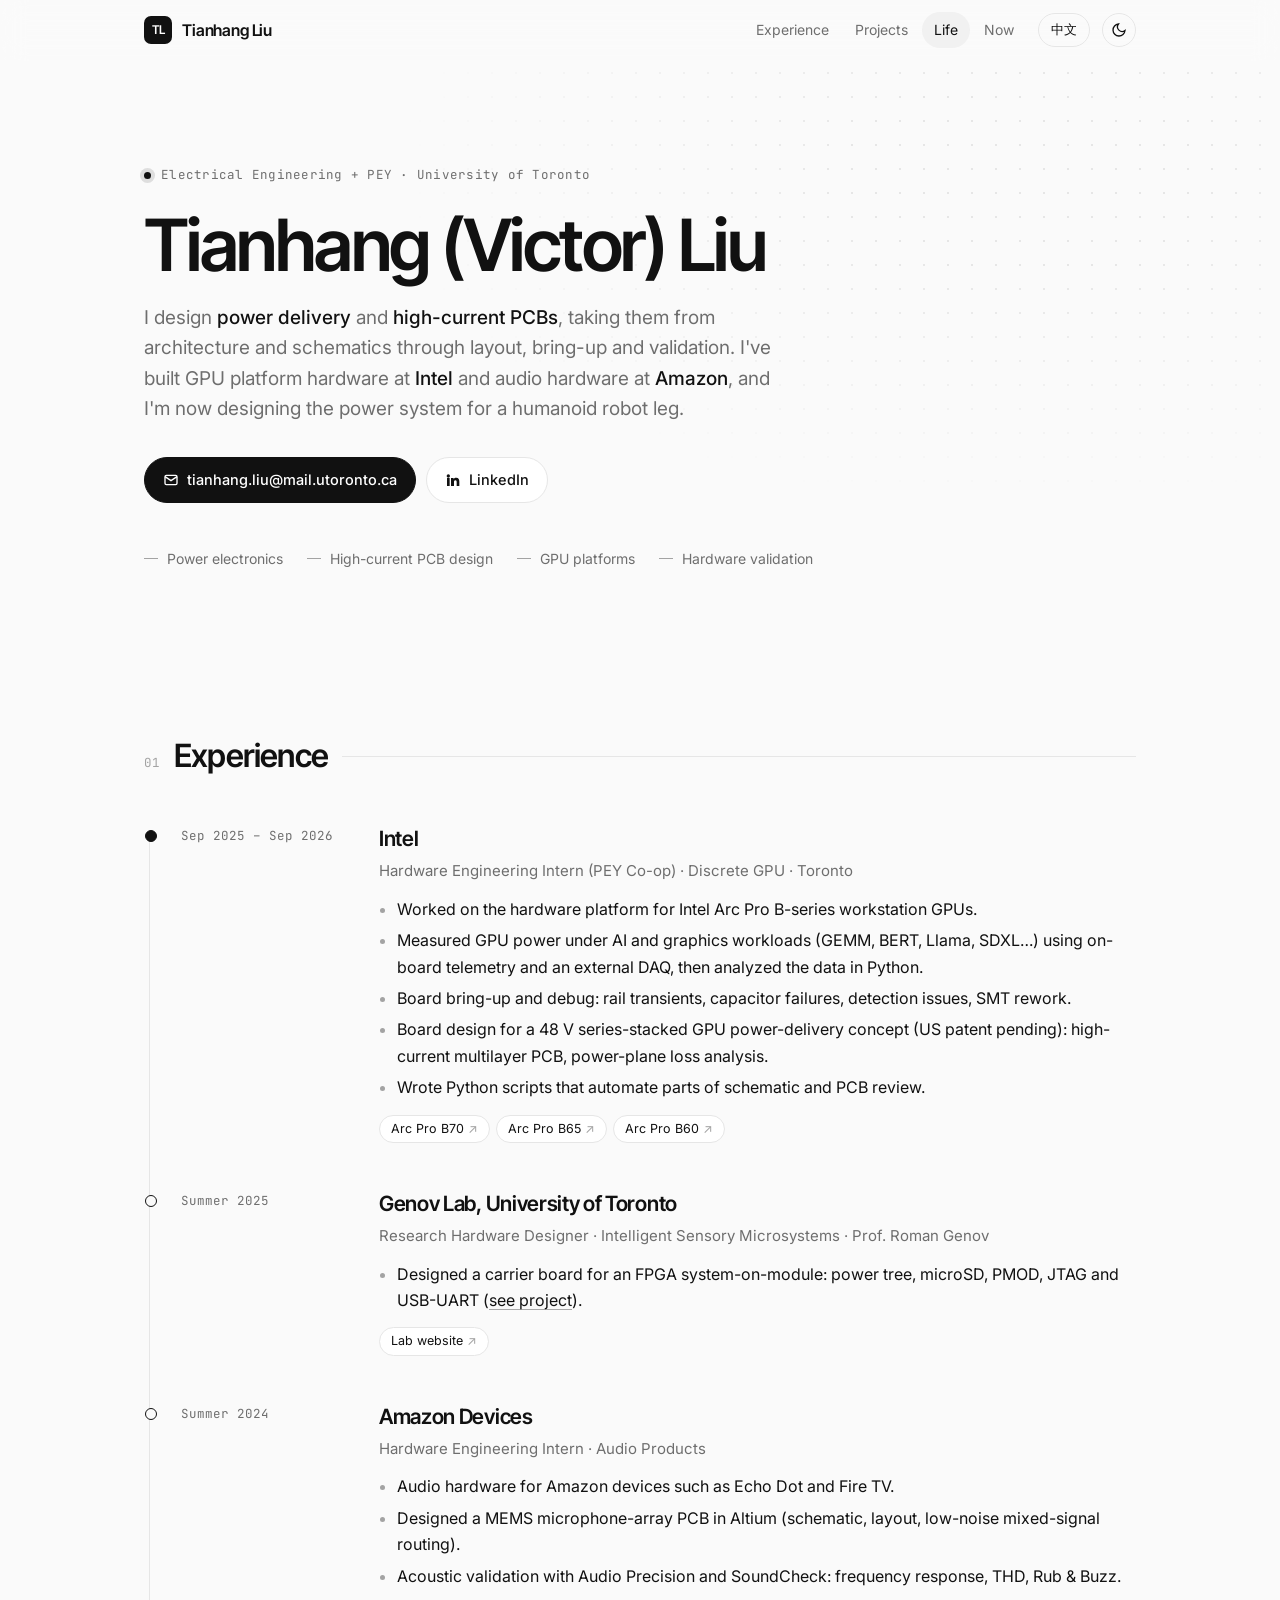
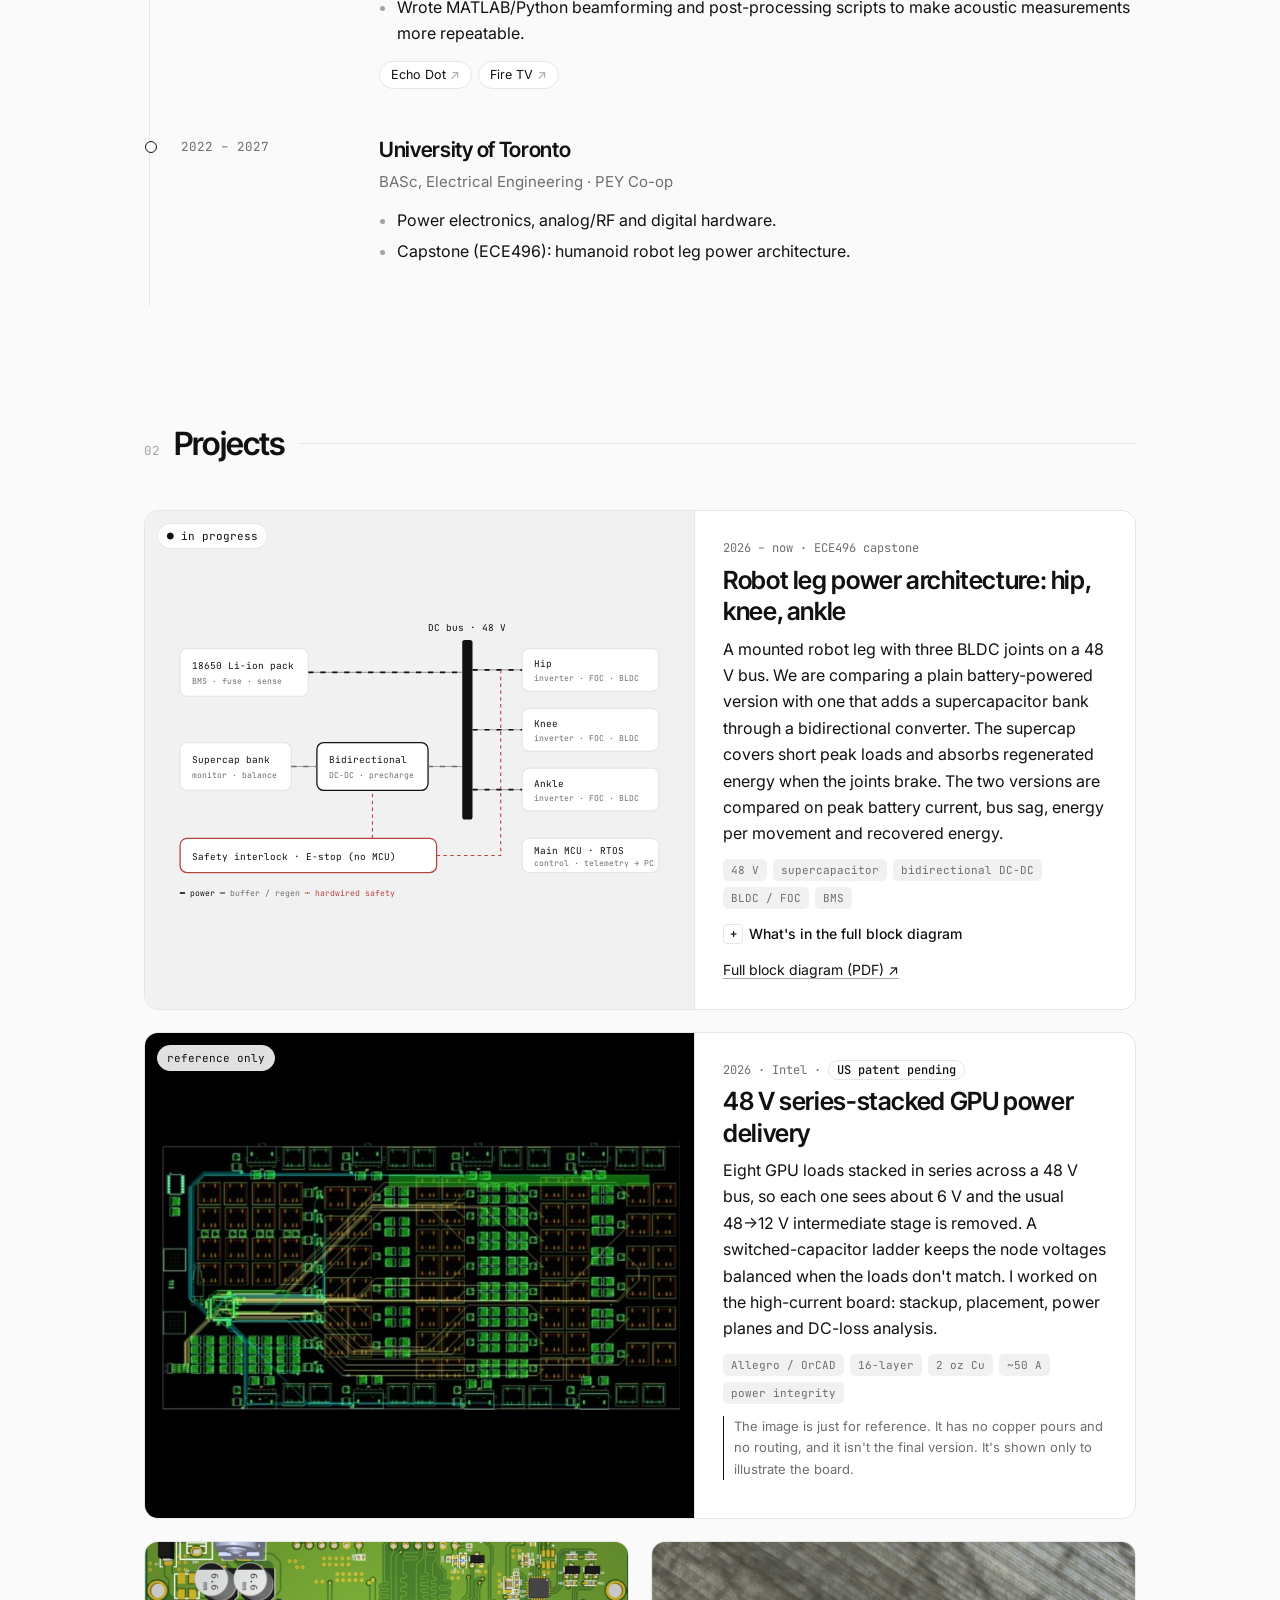
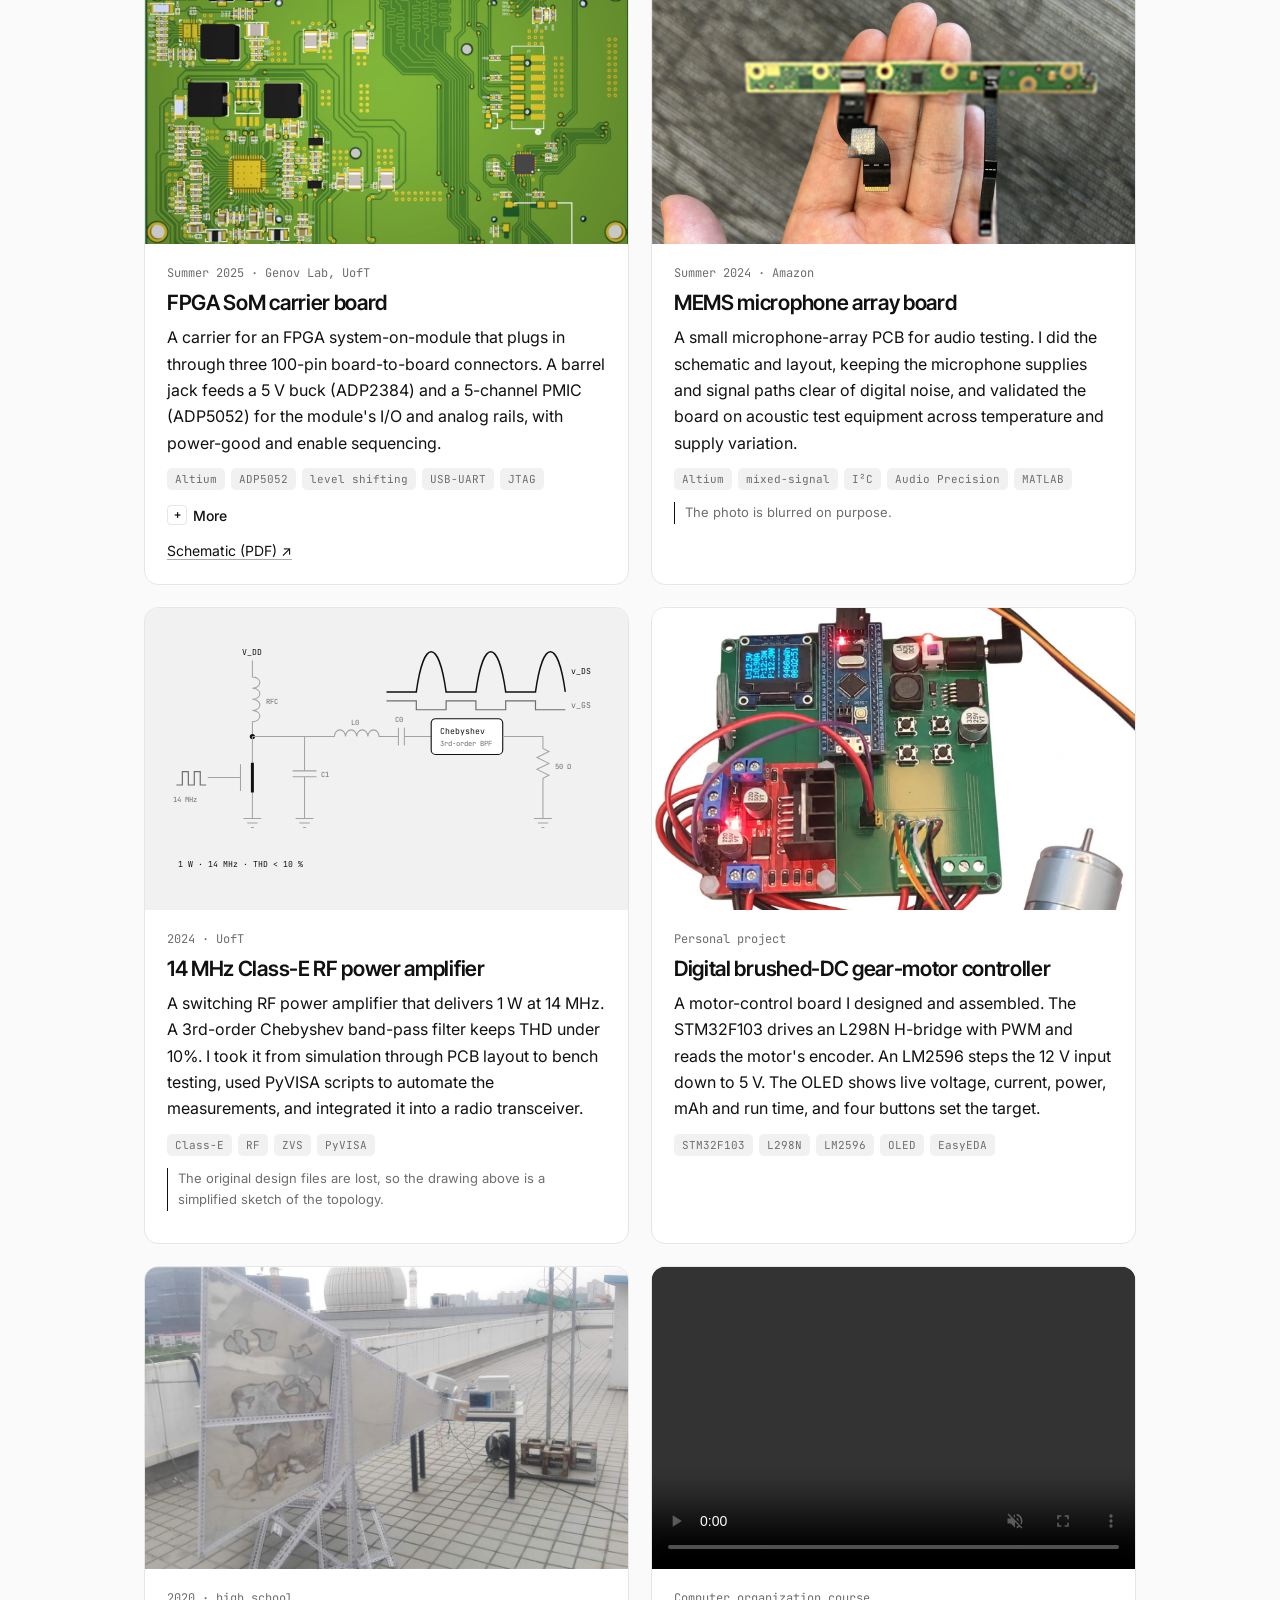
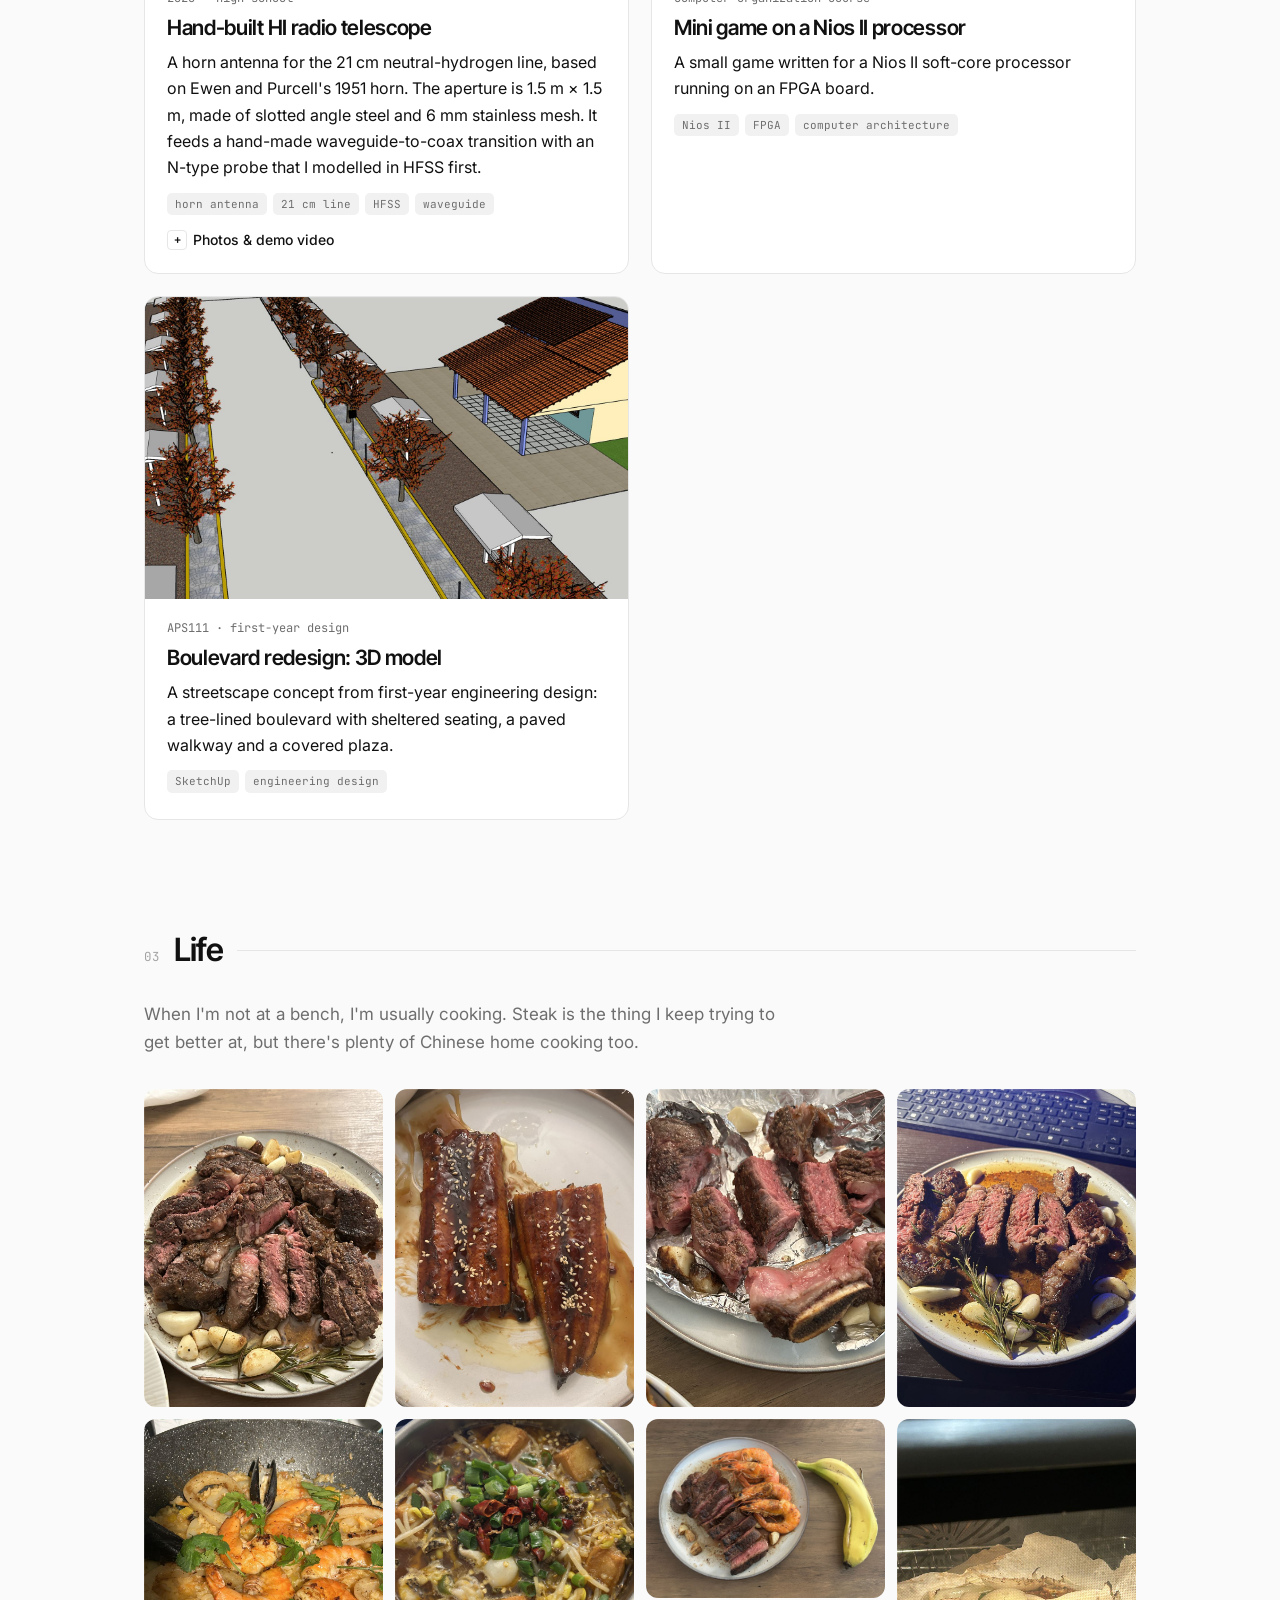
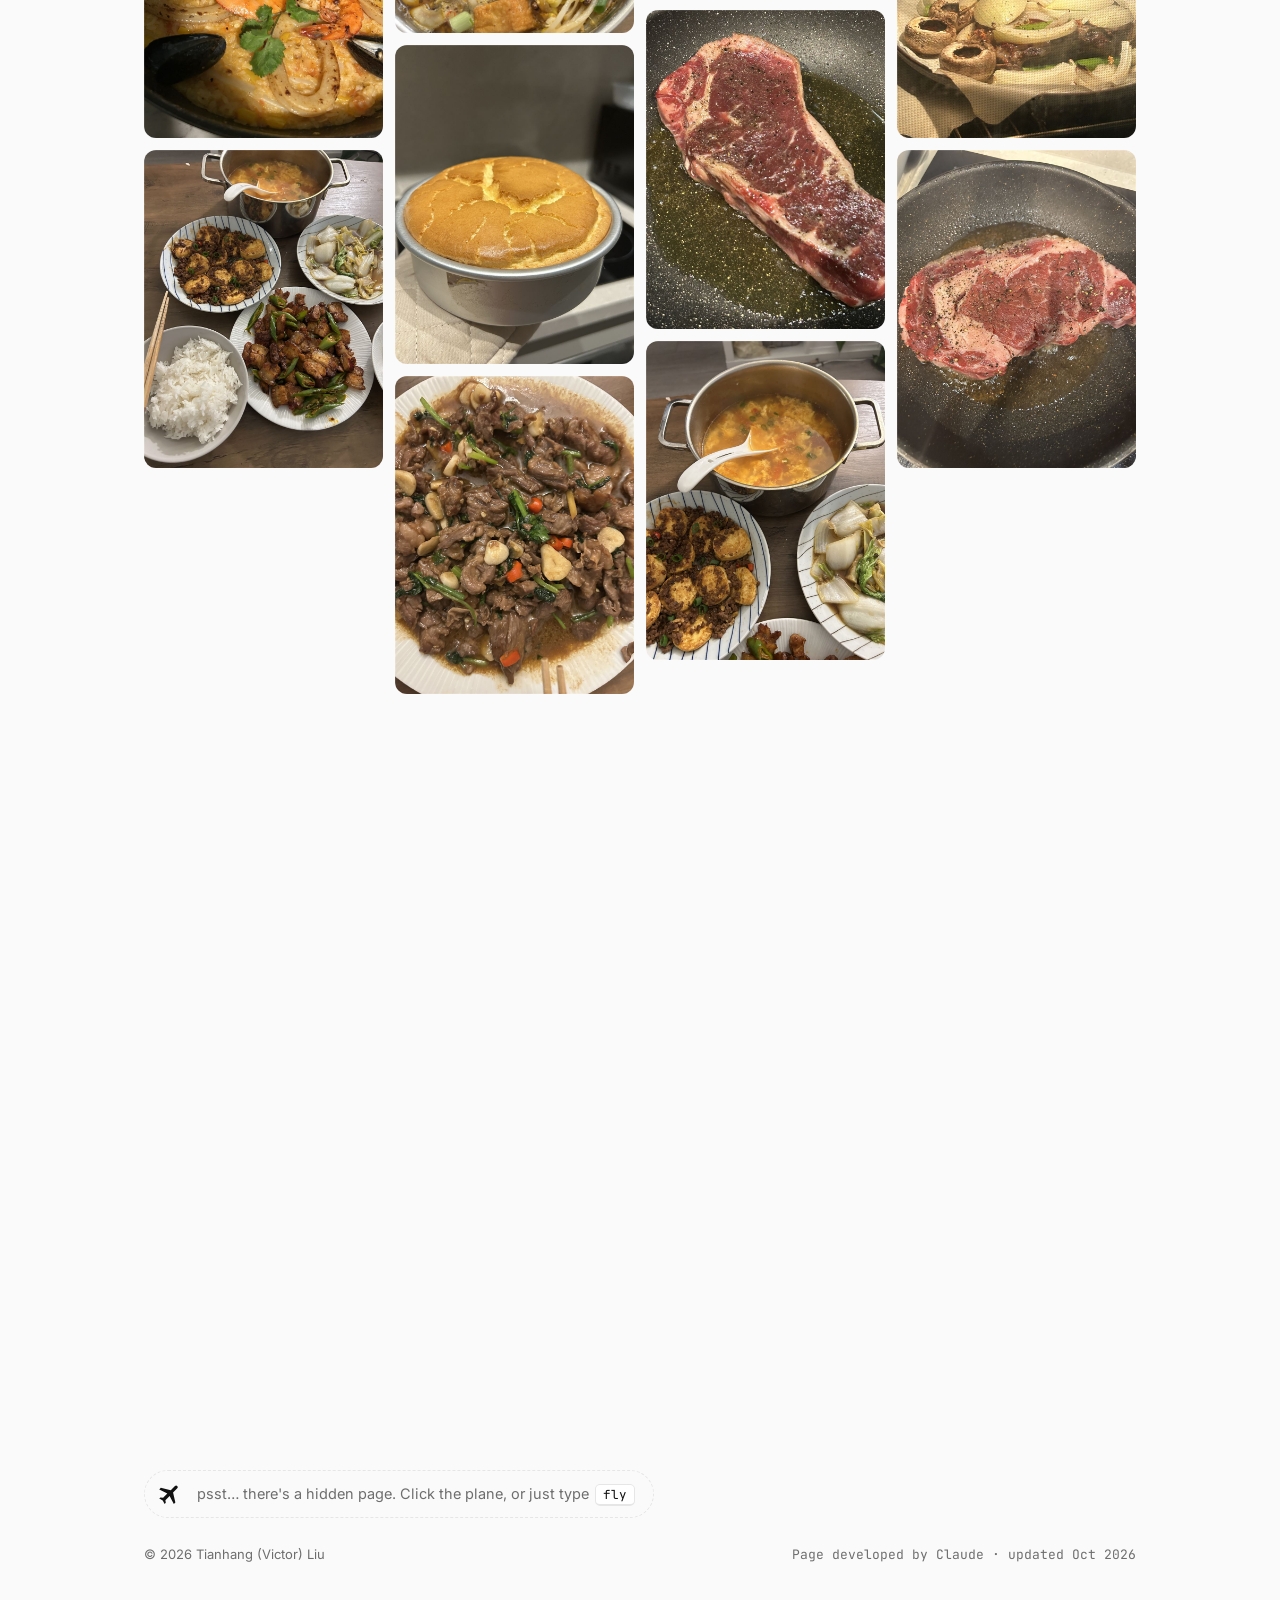
<file: index.html>
<!doctype html>
<html lang="en">
<head>
<meta charset="utf-8">
<meta name="viewport" content="width=device-width, initial-scale=1">
<title>Tianhang (Victor) Liu</title>
<meta name="description" content="Tianhang (Victor) Liu: Electrical Engineering at the University of Toronto. Power delivery, PCB design and hardware validation.">
<meta property="og:title" content="Tianhang (Victor) Liu">
<meta property="og:description" content="Electrical Engineering @ UofT. Power delivery, PCB design, hardware validation.">
<link rel="icon" href="data:image/svg+xml,%3Csvg xmlns='http://www.w3.org/2000/svg' viewBox='0 0 32 32'%3E%3Crect width='32' height='32' rx='7' fill='%23111111'/%3E%3Ctext x='16' y='21.5' font-family='Arial' font-weight='700' font-size='14' fill='white' text-anchor='middle'%3ETL%3C/text%3E%3C/svg%3E">
<link rel="preconnect" href="https://fonts.googleapis.com">
<link rel="preconnect" href="https://fonts.gstatic.com" crossorigin>
<link href="https://fonts.googleapis.com/css2?family=Inter:wght@400;500;600&family=JetBrains+Mono:wght@400;500&family=Inter+Tight:wght@500;600;700&display=swap" rel="stylesheet">
<link rel="stylesheet" href="style.css?v=20261009b">
<script>
  try { const t = localStorage.getItem('theme'); if (t) document.documentElement.dataset.theme = t; } catch (e) {}
</script>
</head>
<body>

<nav id="nav">
  <div class="wrap">
    <a class="brand" href="#top"><span class="mark">TL</span><span class="name">Tianhang Liu</span></a>
    <div class="links">
      <a href="#experience">Experience</a>
      <a href="#projects">Projects</a>
      <a href="#life">Life</a>
      <a href="#now">Now</a>
    </div>
    <a class="lang-btn" href="zh.html" lang="zh-CN" title="切换到中文">中文</a>
    <button class="theme-btn" id="themeBtn" aria-label="Toggle dark mode">
      <svg class="moon" viewBox="0 0 24 24" fill="none" stroke="currentColor" stroke-width="2" stroke-linecap="round"><path d="M21 12.8A9 9 0 1 1 11.2 3a7 7 0 0 0 9.8 9.8z"/></svg>
      <svg class="sun" viewBox="0 0 24 24" fill="none" stroke="currentColor" stroke-width="2" stroke-linecap="round"><circle cx="12" cy="12" r="4"/><path d="M12 2v2M12 20v2M4.9 4.9l1.4 1.4M17.7 17.7l1.4 1.4M2 12h2M20 12h2M4.9 19.1l1.4-1.4M17.7 6.3l1.4-1.4"/></svg>
    </button>
  </div>
</nav>

<main id="top">

<!-- ================= HERO ================= -->
<header class="hero">
  <div class="wrap">
    <p class="eyebrow"><span class="dot"></span>Electrical Engineering + PEY · University of Toronto</p>
    <h1>Tianhang (Victor) Liu</h1>
    <p class="lede">I design <b>power delivery</b> and <b>high-current PCBs</b>, taking them from architecture and schematics through layout, bring-up and validation. I've built GPU platform hardware at <b>Intel</b> and audio hardware at <b>Amazon</b>, and I'm now designing the power system for a humanoid robot leg.</p>
    <div class="cta">
      <a class="btn primary" href="mailto:tianhang.liu@mail.utoronto.ca">
        <svg viewBox="0 0 24 24" fill="none" stroke="currentColor" stroke-width="2"><rect x="3" y="5" width="18" height="14" rx="2"/><path d="m3 7 9 6 9-6"/></svg>
        tianhang.liu@mail.utoronto.ca
      </a>
      <a class="btn" href="https://www.linkedin.com/in/tianhangl" target="_blank" rel="noopener">
        <svg viewBox="0 0 24 24" fill="currentColor"><path d="M4.98 3.5a2.5 2.5 0 1 1 0 5 2.5 2.5 0 0 1 0-5zM3 9h4v12H3zM9 9h3.8v1.7h.1c.5-1 1.8-2 3.8-2 4 0 4.8 2.6 4.8 6V21h-4v-5.6c0-1.3 0-3-1.9-3s-2.1 1.4-2.1 2.9V21H9z"/></svg>
        LinkedIn
      </a>
    </div>
    <div class="focus">
      <span>Power electronics</span><span>High-current PCB design</span><span>GPU platforms</span><span>Hardware validation</span>
    </div>
  </div>
</header>

<div class="wrap">

<!-- ================= EXPERIENCE ================= -->
<section id="experience">
  <div class="sec-head reveal"><span class="num">01</span><h2>Experience</h2><span class="rule"></span></div>

  <div class="timeline">
    <div class="tl-item reveal">
      <div class="when">Sep 2025 – Sep 2026</div>
      <div>
        <h3>Intel</h3>
        <p class="role">Hardware Engineering Intern (PEY Co-op) · Discrete GPU · Toronto</p>
        <ul>
          <li>Worked on the hardware platform for Intel Arc Pro B-series workstation GPUs.</li>
          <li>Measured GPU power under AI and graphics workloads (GEMM, BERT, Llama, SDXL…) using on-board telemetry and an external DAQ, then analyzed the data in Python.</li>
          <li>Board bring-up and debug: rail transients, capacitor failures, detection issues, SMT rework.</li>
          <li>Board design for a 48 V series-stacked GPU power-delivery concept (US patent pending): high-current multilayer PCB, power-plane loss analysis.</li>
          <li>Wrote Python scripts that automate parts of schematic and PCB review.</li>
        </ul>
        <div class="chips">
          <a href="https://www.intel.com/content/www/us/en/products/sku/245797/intel-arc-pro-b70-graphics.html" target="_blank" rel="noopener">Arc Pro B70</a>
          <a href="https://www.intel.com/content/www/us/en/products/sku/245796/intel-arc-pro-b65-graphics.html" target="_blank" rel="noopener">Arc Pro B65</a>
          <a href="https://www.intel.com/content/www/us/en/products/sku/243916/intel-arc-pro-b60-graphics.html" target="_blank" rel="noopener">Arc Pro B60</a>
        </div>
      </div>
    </div>

    <div class="tl-item reveal">
      <div class="when">Summer 2025</div>
      <div>
        <h3><a href="https://www.eecg.utoronto.ca/~roman/" target="_blank" rel="noopener">Genov Lab, University of Toronto</a></h3>
        <p class="role">Research Hardware Designer · Intelligent Sensory Microsystems · Prof. Roman Genov</p>
        <ul>
          <li>Designed a carrier board for an FPGA system-on-module: power tree, microSD, PMOD, JTAG and USB-UART (<a href="#carrier">see project</a>).</li>
        </ul>
        <div class="chips">
          <a href="https://www.eecg.utoronto.ca/~roman/" target="_blank" rel="noopener">Lab website</a>
        </div>
      </div>
    </div>

    <div class="tl-item reveal">
      <div class="when">Summer 2024</div>
      <div>
        <h3>Amazon Devices</h3>
        <p class="role">Hardware Engineering Intern · Audio Products</p>
        <ul>
          <li>Audio hardware for Amazon devices such as Echo Dot and Fire TV.</li>
          <li>Designed a MEMS microphone-array PCB in Altium (schematic, layout, low-noise mixed-signal routing).</li>
          <li>Acoustic validation with Audio Precision and SoundCheck: frequency response, THD, Rub &amp; Buzz.</li>
          <li>Wrote MATLAB/Python beamforming and post-processing scripts to make acoustic measurements more repeatable.</li>
        </ul>
        <div class="chips">
          <a href="https://www.amazon.com/echodot" target="_blank" rel="noopener">Echo Dot</a>
          <a href="https://www.amazon.com/firetv" target="_blank" rel="noopener">Fire TV</a>
        </div>
      </div>
    </div>

    <div class="tl-item reveal">
      <div class="when">2022 – 2027</div>
      <div>
        <h3>University of Toronto</h3>
        <p class="role">BASc, Electrical Engineering · PEY Co-op</p>
        <ul>
          <li>Power electronics, analog/RF and digital hardware.</li>
          <li>Capstone (ECE496): humanoid robot leg power architecture.</li>
        </ul>
      </div>
    </div>
  </div>
</section>

<!-- ================= PROJECTS ================= -->
<section id="projects">
  <div class="sec-head reveal"><span class="num">02</span><h2>Projects</h2><span class="rule"></span></div>

  <!-- Robot leg (feature) -->
  <article class="card feature reveal" id="robot-leg">
    <div class="media">
      <span class="badge live">● in progress</span>
      <svg class="diagram" viewBox="0 0 600 340" role="img" aria-label="Simplified power architecture: battery and supercapacitor feeding a 48 V DC bus that powers hip, knee and ankle drives">
        <!-- battery -->
        <rect class="box" x="20" y="40" width="150" height="56" rx="8"/>
        <text x="34" y="64">18650 Li-ion pack</text><text class="sub" x="34" y="82">BMS · fuse · sense</text>
        <path class="wire" d="M170 68 H350"/><path class="flow" d="M170 68 H350"/>
        <!-- supercap + dcdc -->
        <rect class="box" x="20" y="150" width="130" height="56" rx="8"/>
        <text x="34" y="174">Supercap bank</text><text class="sub" x="34" y="192">monitor · balance</text>
        <rect class="box hl" x="180" y="150" width="130" height="56" rx="8"/>
        <text x="194" y="174">Bidirectional</text><text class="sub" x="194" y="192">DC-DC · precharge</text>
        <path class="wire" d="M150 178 H180 M310 178 H350"/>
        <path class="flow rev" d="M150 178 H180"/><path class="flow rev" d="M310 178 H350"/>
        <!-- bus -->
        <rect class="bus" x="350" y="30" width="12" height="210" rx="3"/>
        <text x="356" y="20" text-anchor="middle">DC bus · 48 V</text>
        <!-- joints -->
        <g>
          <rect class="box" x="420" y="40" width="160" height="50" rx="8"/><text x="434" y="62">Hip</text><text class="sub" x="434" y="78">inverter · FOC · BLDC</text>
          <rect class="box" x="420" y="110" width="160" height="50" rx="8"/><text x="434" y="132">Knee</text><text class="sub" x="434" y="148">inverter · FOC · BLDC</text>
          <rect class="box" x="420" y="180" width="160" height="50" rx="8"/><text x="434" y="202">Ankle</text><text class="sub" x="434" y="218">inverter · FOC · BLDC</text>
          <path class="wire" d="M362 65 H420 M362 135 H420 M362 205 H420"/>
          <path class="flow" d="M362 65 H420 M362 135 H420 M362 205 H420"/>
        </g>
        <!-- control / safety -->
        <rect class="box" x="20" y="262" width="300" height="40" rx="8" style="stroke:var(--red)"/>
        <text x="34" y="287">Safety interlock · E-stop (no MCU)</text>
        <path class="safety" d="M245 262 V206 M320 282 H395 V65"/>
        <rect class="box" x="420" y="262" width="160" height="40" rx="8"/>
        <text x="434" y="280">Main MCU · RTOS</text><text class="sub" x="434" y="294">control · telemetry → PC</text>
        <text class="sub" x="20" y="330"><tspan class="k-fg">━ power</tspan>   <tspan class="k-muted">━ buffer / regen</tspan>   <tspan class="k-red">┅ hardwired safety</tspan></text>
      </svg>
    </div>
    <div class="body">
      <div class="meta">2026 – now · ECE496 capstone</div>
      <h3>Robot leg power architecture: hip, knee, ankle</h3>
      <p>A mounted robot leg with three BLDC joints on a 48 V bus. We are comparing a plain battery-powered version with one that adds a supercapacitor bank through a bidirectional converter. The supercap covers short peak loads and absorbs regenerated energy when the joints brake. The two versions are compared on peak battery current, bus sag, energy per movement and recovered energy.</p>
      <div class="tags"><span>48 V</span><span>supercapacitor</span><span>bidirectional DC-DC</span><span>BLDC / FOC</span><span>BMS</span></div>
      <details>
        <summary>What's in the full block diagram</summary>
        <ul>
          <li>18650 pack with BMS: cell taps, NTCs, charge/discharge FETs</li>
          <li>Supercap stack with monitoring and balancing, connected through a bidirectional DC-DC with precharge</li>
          <li>Per joint: fuse, 3-phase inverter, FOC controller, BLDC motor, gearbox, encoder</li>
          <li>Power-distribution sense board (bus, battery and supercap V and I) and a brake chopper</li>
          <li>Hardwired safety interlock (E-stop, guard switch, reset) that works without the MCU</li>
          <li>RTOS on the main MCU, with telemetry logged to a PC alongside a MuJoCo simulation</li>
        </ul>
      </details>
      <div class="file-links"><a href="assets/robot-leg-block-diagram.pdf" target="_blank">Full block diagram (PDF)</a></div>
    </div>
  </article>

  <!-- Stacked VR (feature) -->
  <article class="card feature reveal" id="stacked-vr">
    <div class="media contain" style="background:#000">
      <span class="badge">reference only</span>
      <img src="assets/img/work/stacked-vr.jpg" alt="Early placement study of the stacked VR PCB, without routing or copper pours" loading="lazy" data-caption="Just for reference: no copper pours, no routing, not the final version. Shown only to illustrate the board.">
    </div>
    <div class="body">
      <div class="meta">2026 · Intel · <span class="patent">US patent pending</span></div>
      <h3>48 V series-stacked GPU power delivery</h3>
      <p>Eight GPU loads stacked in series across a 48 V bus, so each one sees about 6 V and the usual 48→12 V intermediate stage is removed. A switched-capacitor ladder keeps the node voltages balanced when the loads don't match. I worked on the high-current board: stackup, placement, power planes and DC-loss analysis.</p>
      <div class="tags"><span>Allegro / OrCAD</span><span>16-layer</span><span>2 oz Cu</span><span>~50 A</span><span>power integrity</span></div>
      <p class="note">The image is just for reference. It has no copper pours and no routing, and it isn't the final version. It's shown only to illustrate the board.</p>
    </div>
  </article>

  <div class="grid">

    <!-- Carrier -->
    <article class="card reveal" id="carrier">
      <div class="media"><img src="assets/img/work/carrier-3d.jpg" alt="3D render of the carrier board" loading="lazy" data-caption="Carrier board: 3D view"></div>
      <div class="body">
        <div class="meta">Summer 2025 · Genov Lab, UofT</div>
        <h3>FPGA SoM carrier board</h3>
        <p>A carrier for an FPGA system-on-module that plugs in through three 100-pin board-to-board connectors. A barrel jack feeds a 5 V buck (ADP2384) and a 5-channel PMIC (ADP5052) for the module's I/O and analog rails, with power-good and enable sequencing.</p>
        <div class="tags"><span>Altium</span><span>ADP5052</span><span>level shifting</span><span>USB-UART</span><span>JTAG</span></div>
        <details>
          <summary>More</summary>
          <ul>
            <li>microSD with a TXS02612 1.8/3.3 V level translator</li>
            <li>Two PMOD headers on differential pairs and a JTAG header</li>
            <li>CP2104 USB-UART with level-shifted TX/RX</li>
            <li>Reset and power buttons, and status LEDs for power-good and FPGA done</li>
          </ul>
          <div class="thumbs"><img src="assets/img/work/carrier-layout.jpg" alt="Preliminary placement" loading="lazy" data-caption="Preliminary placement"></div>
        </details>
        <div class="file-links"><a href="assets/chip-carrier-schematic.pdf" target="_blank">Schematic (PDF)</a></div>
      </div>
    </article>

    <!-- Mic array -->
    <article class="card reveal" id="mic-array">
      <div class="media"><img src="assets/img/work/mic-array.jpg" alt="MEMS microphone array board, details blurred" loading="lazy" data-caption="Microphone-array board (details blurred)"></div>
      <div class="body">
        <div class="meta">Summer 2024 · Amazon</div>
        <h3>MEMS microphone array board</h3>
        <p>A small microphone-array PCB for audio testing. I did the schematic and layout, keeping the microphone supplies and signal paths clear of digital noise, and validated the board on acoustic test equipment across temperature and supply variation.</p>
        <div class="tags"><span>Altium</span><span>mixed-signal</span><span>I²C</span><span>Audio Precision</span><span>MATLAB</span></div>
        <p class="note">The photo is blurred on purpose.</p>
      </div>
    </article>

    <!-- Class-E -->
    <article class="card reveal" id="class-e">
      <div class="media">
        <svg class="diagram" viewBox="0 0 600 340" role="img" aria-label="Simplified Class-E amplifier schematic with drain voltage waveform">
          <!-- waveforms -->
          <path class="wave" d="M300 80 h40 c10 -72 30 -72 40 0 h40 c10 -72 30 -72 40 0 h40 c10 -72 30 -72 40 0"/>
          <path class="wave2" d="M300 92 h40 v12 h40 v-12 h40 v12 h40 v-12 h40 v12 h40"/>
          <text x="548" y="56" class="k-fg">v_DS</text>
          <text x="548" y="102" class="k-muted">v_GS</text>
          <!-- supply + RFC -->
          <text x="106" y="30">V_DD</text>
          <path class="wire" d="M120 38 V60 a10 7.5 0 0 1 0 15 a10 7.5 0 0 1 0 15 a10 7.5 0 0 1 0 15 a10 7.5 0 0 1 0 15 V140"/>
          <text class="sub" x="138" y="96">RFC</text>
          <circle cx="120" cy="140" r="3.5" style="fill:var(--fg)"/>
          <!-- switch -->
          <path class="wire" d="M120 140 V175 M120 215 V250 M104 177 V213 M60 195 H104"/>
          <path class="wire" d="M120 175 V215" style="stroke-width:4;stroke:var(--fg)"/>
          <path class="wave2" d="M18 205 h8 v-18 h8 v18 h8 v-18 h8 v18 h8"/>
          <text class="sub" x="14" y="228">14 MHz</text>
          <!-- shunt C -->
          <path class="wire" d="M120 140 H190 V186 M174 186 H206 M174 194 H206 M190 194 V250"/>
          <text class="sub" x="212" y="194">C1</text>
          <!-- series L0 C0 -->
          <path class="wire" d="M190 140 H230 a7.5 9 0 0 1 15 0 a7.5 9 0 0 1 15 0 a7.5 9 0 0 1 15 0 a7.5 9 0 0 1 15 0 H316 M316 128 V152 M324 128 V152 M324 140 H360"/>
          <text class="sub" x="252" y="124">L0</text><text class="sub" x="312" y="120">C0</text>
          <!-- filter -->
          <rect class="box hl" x="360" y="116" width="96" height="48" rx="6"/>
          <text x="372" y="137">Chebyshev</text><text class="sub" x="372" y="153">3rd-order BPF</text>
          <!-- load -->
          <path class="wire" d="M456 140 H510 V156 l8 4 -16 8 16 8 -16 8 16 8 -8 4 V250"/>
          <text class="sub" x="526" y="184">50 Ω</text>
          <!-- grounds -->
          <path class="gnd" d="M108 250 H132 M113 256 H127 M118 262 H122 M178 250 H202 M183 256 H197 M188 262 H192 M498 250 H522 M503 256 H517 M508 262 H512"/>
          <text x="20" y="315">1 W · 14 MHz · THD &lt; 10 %</text>
        </svg>
      </div>
      <div class="body">
        <div class="meta">2024 · UofT</div>
        <h3>14 MHz Class-E RF power amplifier</h3>
        <p>A switching RF power amplifier that delivers 1 W at 14 MHz. A 3rd-order Chebyshev band-pass filter keeps THD under 10%. I took it from simulation through PCB layout to bench testing, used PyVISA scripts to automate the measurements, and integrated it into a radio transceiver.</p>
        <div class="tags"><span>Class-E</span><span>RF</span><span>ZVS</span><span>PyVISA</span></div>
        <p class="note">The original design files are lost, so the drawing above is a simplified sketch of the topology.</p>
      </div>
    </article>

    <!-- Motor -->
    <article class="card reveal" id="motor">
      <div class="media"><img src="assets/img/work/motor-board.jpg" alt="Motor controller board with OLED and gear motor" loading="lazy" data-caption="Running: 12.5 V, 0.98 A on the display"></div>
      <div class="body">
        <div class="meta">Personal project</div>
        <h3>Digital brushed-DC gear-motor controller</h3>
        <p>A motor-control board I designed and assembled. The STM32F103 drives an L298N H-bridge with PWM and reads the motor's encoder. An LM2596 steps the 12 V input down to 5 V. The OLED shows live voltage, current, power, mAh and run time, and four buttons set the target.</p>
        <div class="tags"><span>STM32F103</span><span>L298N</span><span>LM2596</span><span>OLED</span><span>EasyEDA</span></div>
      </div>
    </article>

    <!-- Telescope -->
    <article class="card reveal" id="telescope">
      <div class="media"><img src="assets/img/work/telescope-roof.jpg" alt="Horn antenna radio telescope on a rooftop" loading="lazy" data-caption="Rooftop setup"></div>
      <div class="body">
        <div class="meta">2020 · high school</div>
        <h3>Hand-built HI radio telescope</h3>
        <p>A horn antenna for the 21 cm neutral-hydrogen line, based on Ewen and Purcell's 1951 horn. The aperture is 1.5 m × 1.5 m, made of slotted angle steel and 6 mm stainless mesh. It feeds a hand-made waveguide-to-coax transition with an N-type probe that I modelled in HFSS first.</p>
        <div class="tags"><span>horn antenna</span><span>21 cm line</span><span>HFSS</span><span>waveguide</span></div>
        <details>
          <summary>Photos &amp; demo video</summary>
          <div class="thumbs">
            <img src="assets/img/work/telescope-horn.jpg" alt="Looking down the horn" loading="lazy" data-caption="Looking down the horn">
            <img src="assets/img/work/telescope-transition.jpg" alt="Waveguide to coax transition" loading="lazy" data-caption="Waveguide–coax transition with N-type probe">
          </div>
          <video src="assets/video/radio-telescope.mp4" controls preload="metadata" playsinline style="margin-top:10px;border-radius:8px;width:100%"></video>
        </details>
      </div>
    </article>

    <!-- Nios II -->
    <article class="card reveal" id="nios">
      <div class="media"><video src="assets/video/nios2-game.mp4" controls preload="metadata" playsinline muted></video></div>
      <div class="body">
        <div class="meta">Computer organization course</div>
        <h3>Mini game on a Nios II processor</h3>
        <p>A small game written for a Nios II soft-core processor running on an FPGA board.</p>
        <div class="tags"><span>Nios II</span><span>FPGA</span><span>computer architecture</span></div>
      </div>
    </article>

    <!-- Boulevard -->
    <article class="card reveal" id="boulevard">
      <div class="media"><img src="assets/img/work/boulevard.jpg" alt="3D model of a tree-lined boulevard" loading="lazy" data-caption="Boulevard redesign, SketchUp"></div>
      <div class="body">
        <div class="meta">APS111 · first-year design</div>
        <h3>Boulevard redesign: 3D model</h3>
        <p>A streetscape concept from first-year engineering design: a tree-lined boulevard with sheltered seating, a paved walkway and a covered plaza.</p>
        <div class="tags"><span>SketchUp</span><span>engineering design</span></div>
      </div>
    </article>

  </div>
</section>

<!-- ================= LIFE ================= -->
<section id="life">
  <div class="sec-head reveal"><span class="num">03</span><h2>Life</h2><span class="rule"></span></div>
  <p class="intro reveal">When I'm not at a bench, I'm usually cooking. Steak is the thing I keep trying to get better at, but there's plenty of Chinese home cooking too.</p>
  <div class="gallery">
    <figure><img src="assets/img/food/food-07.jpg" loading="lazy" alt="Sliced ribeye with garlic and rosemary"><figcaption>Ribeye, garlic, rosemary</figcaption></figure>
    <figure><img src="assets/img/food/food-09.jpg" loading="lazy" alt="Seafood paella"><figcaption>Seafood paella</figcaption></figure>
    <figure><img src="assets/img/food/food-04.jpg" loading="lazy" alt="Chinese home dinner"><figcaption>A weeknight dinner</figcaption></figure>
    <figure><img src="assets/img/food/food-14.jpg" loading="lazy" alt="Glazed eel"><figcaption>Glazed eel (unagi)</figcaption></figure>
    <figure><img src="assets/img/food/food-01.jpg" loading="lazy" alt="Spicy pot"><figcaption>Spicy pot with tofu puffs and bean sprouts</figcaption></figure>
    <figure><img src="assets/img/food/food-12.jpg" loading="lazy" alt="Soufflé cheesecake"><figcaption>Japanese soufflé cheesecake</figcaption></figure>
    <figure><img src="assets/img/food/food-03.jpg" loading="lazy" alt="Stir-fried beef"><figcaption>Stir-fried beef with garlic</figcaption></figure>
    <figure><img src="assets/img/food/food-05.jpg" loading="lazy" alt="Short ribs"><figcaption>Oven-roasted short ribs</figcaption></figure>
    <figure><img src="assets/img/food/food-08.jpg" loading="lazy" alt="Steak and shrimp"><figcaption>Steak, shrimp, and a banana for scale</figcaption></figure>
    <figure><img src="assets/img/food/food-13.jpg" loading="lazy" alt="Strip steak in a pan"><figcaption>Strip steak in the pan</figcaption></figure>
    <figure><img src="assets/img/food/food-06.jpg" loading="lazy" alt="Tomato egg soup"><figcaption>Tomato egg soup and tofu</figcaption></figure>
    <figure><img src="assets/img/food/food-11.jpg" loading="lazy" alt="Steak at the desk"><figcaption>Desk dinner</figcaption></figure>
    <figure><img src="assets/img/food/food-02.jpg" loading="lazy" alt="Beef bake"><figcaption>Beef, onion and mushroom bake</figcaption></figure>
    <figure><img src="assets/img/food/food-10.jpg" loading="lazy" alt="Ribeye searing"><figcaption>Ribeye, first side</figcaption></figure>
  </div>
</section>

<!-- ================= NOW ================= -->
<section id="now">
  <div class="sec-head reveal"><span class="num">04</span><h2>Now</h2><span class="rule"></span></div>
  <div class="now-grid">
    <div class="card reveal"><div class="k">// studying</div><p>Final year at U of T, back from a year at Intel.</p></div>
    <div class="card reveal"><div class="k">// building</div><p>Choosing a topology for the supercap converter and drawing schematics for the robot leg's power board.</p></div>
    <div class="card reveal"><div class="k">// cooking</div><p>Still working on a better crust on my steaks.</p></div>
  </div>

  <div class="contact reveal">
    <h2>Let's talk hardware.</h2>
    <p>Open to conversations about power electronics, board design and GPU hardware.</p>
    <div class="cta" style="margin:0">
      <a class="btn primary" href="mailto:tianhang.liu@mail.utoronto.ca">tianhang.liu@mail.utoronto.ca</a>
      <a class="btn" href="https://www.linkedin.com/in/tianhangl" target="_blank" rel="noopener">LinkedIn ↗</a>
    </div>
  </div>
</section>

<footer>
  <span>© 2026 Tianhang (Victor) Liu</span>
  <span class="mono">Page developed by Claude · updated Oct 2026</span>
  <div class="egg-row">
    <a class="egg" href="travel.html" aria-label="A small surprise: the travel page">
      <svg class="plane" viewBox="0 0 24 24" fill="currentColor" aria-hidden="true"><path d="M21 16v-2l-8-5V3.5a1.5 1.5 0 0 0-3 0V9l-8 5v2l8-2.5V19l-2 1.5V22l3.5-1 3.5 1v-1.5L13 19v-5.5z"/></svg>
      <span>psst… there's a hidden page. Click the plane, or just type <kbd>fly</kbd></span>
    </a>
  </div>
</footer>

</div>
</main>

<dialog id="lightbox"><img alt=""><p></p></dialog>

<script>
  // theme toggle
  const root = document.documentElement;
  document.getElementById('themeBtn').addEventListener('click', () => {
    const dark = root.dataset.theme ? root.dataset.theme === 'dark' : matchMedia('(prefers-color-scheme: dark)').matches;
    root.dataset.theme = dark ? 'light' : 'dark';
    try { localStorage.setItem('theme', root.dataset.theme); } catch (e) {}
  });

  // keep the current section when switching language
  document.querySelector('.lang-btn').addEventListener('click', e => {
    e.currentTarget.href = e.currentTarget.getAttribute('href').split('#')[0] + location.hash;
  });

  // easter egg: type "fly" anywhere to open the travel page
  let typed = '';
  addEventListener('keydown', e => {
    if (e.target.closest('input, textarea') || e.key.length !== 1) return;
    typed = (typed + e.key.toLowerCase()).slice(-3);
    if (typed === 'fly') location.href = 'travel.html';
  });

  // nav border on scroll
  const nav = document.getElementById('nav');
  addEventListener('scroll', () => nav.classList.toggle('scrolled', scrollY > 10), { passive: true });

  // active section in nav
  const links = [...document.querySelectorAll('nav .links a')];
  const spy = new IntersectionObserver(entries => {
    entries.forEach(e => {
      if (e.isIntersecting) links.forEach(a => a.classList.toggle('active', a.hash === '#' + e.target.id));
    });
  }, { rootMargin: '-45% 0px -50% 0px' });
  document.querySelectorAll('section[id]').forEach(s => spy.observe(s));

  // reveal on scroll
  const io = new IntersectionObserver(entries => {
    entries.forEach(e => { if (e.isIntersecting) { e.target.classList.add('in'); io.unobserve(e.target); } });
  }, { threshold: 0.08 });
  document.querySelectorAll('.reveal').forEach(el => io.observe(el));

  // lightbox
  const box = document.getElementById('lightbox');
  const boxImg = box.querySelector('img'), boxCap = box.querySelector('p');
  document.querySelectorAll('.media img, .thumbs img, .gallery img').forEach(img => {
    img.addEventListener('click', () => {
      boxImg.src = img.src;
      const fc = img.closest('figure')?.querySelector('figcaption');
      boxCap.textContent = img.dataset.caption || (fc ? fc.textContent : '');
      box.showModal();
    });
  });
  box.addEventListener('click', () => box.close());
</script>
</body>
</html>
</file>
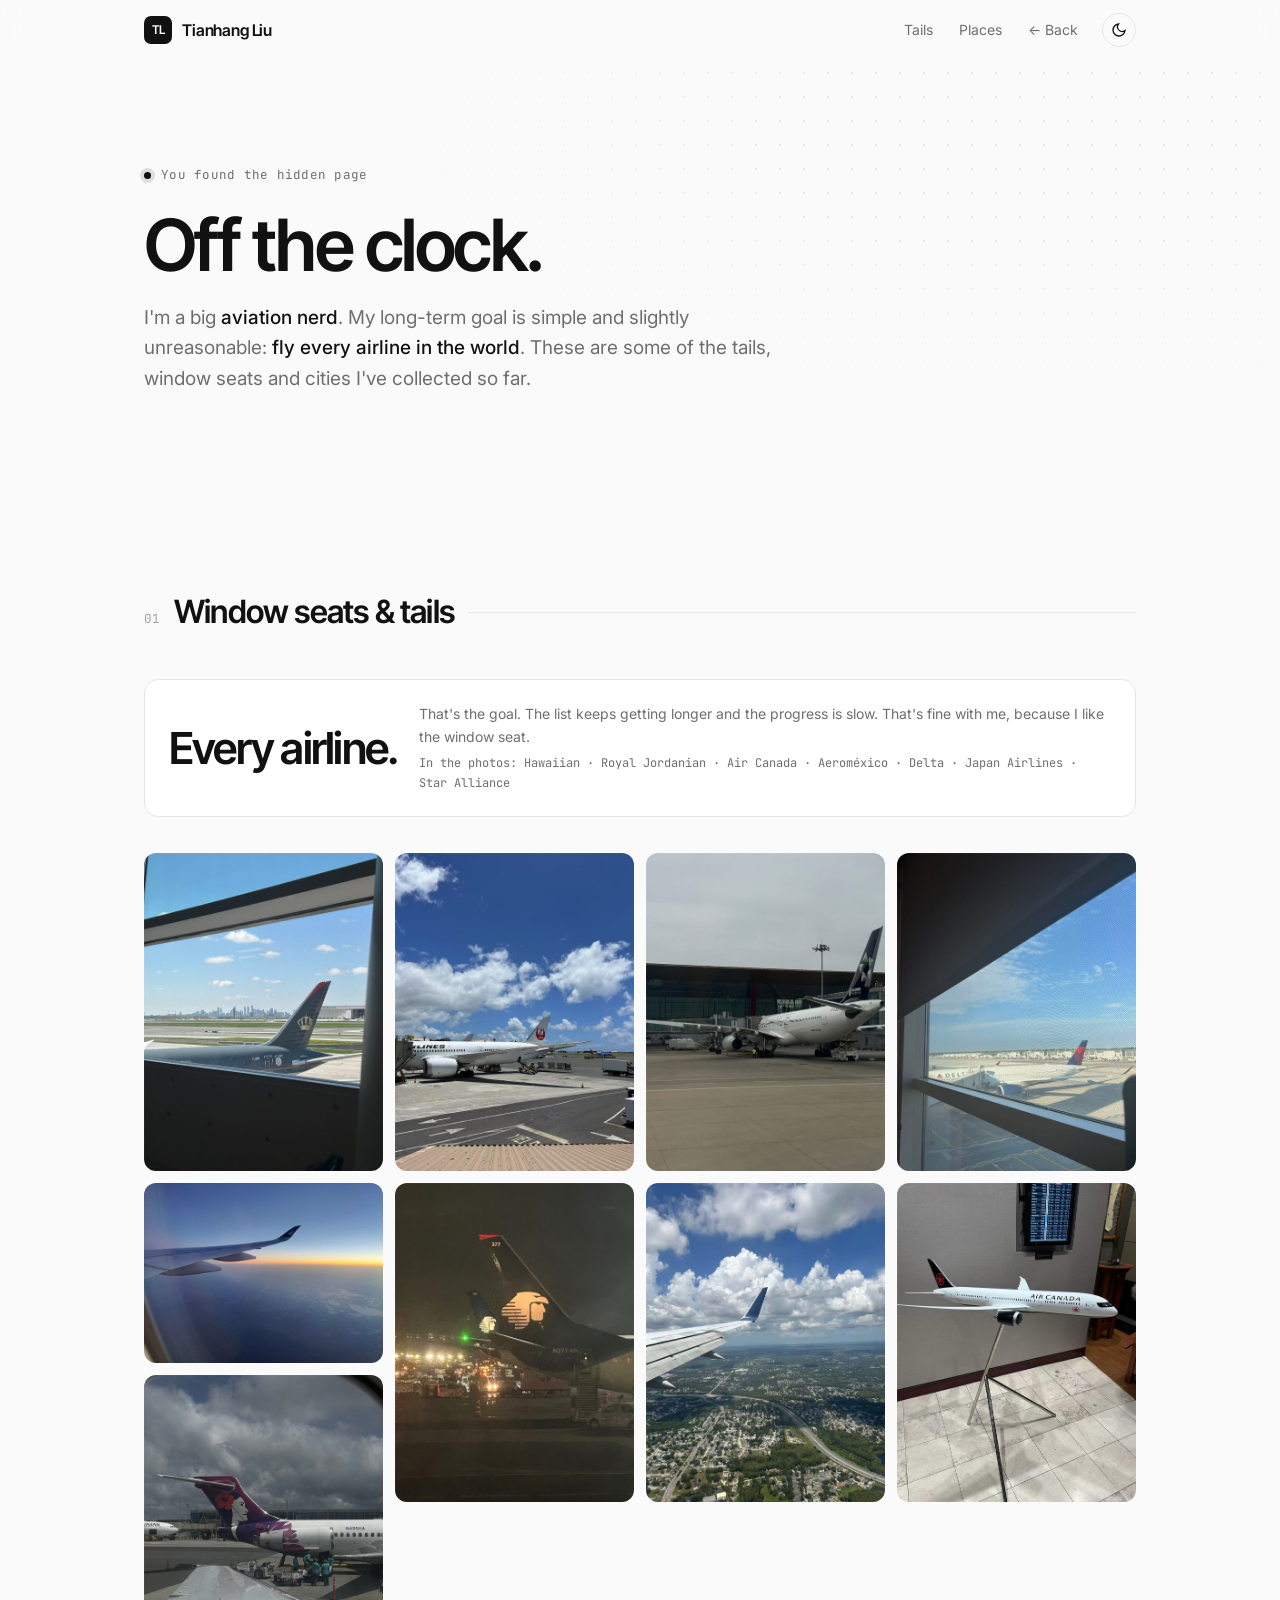
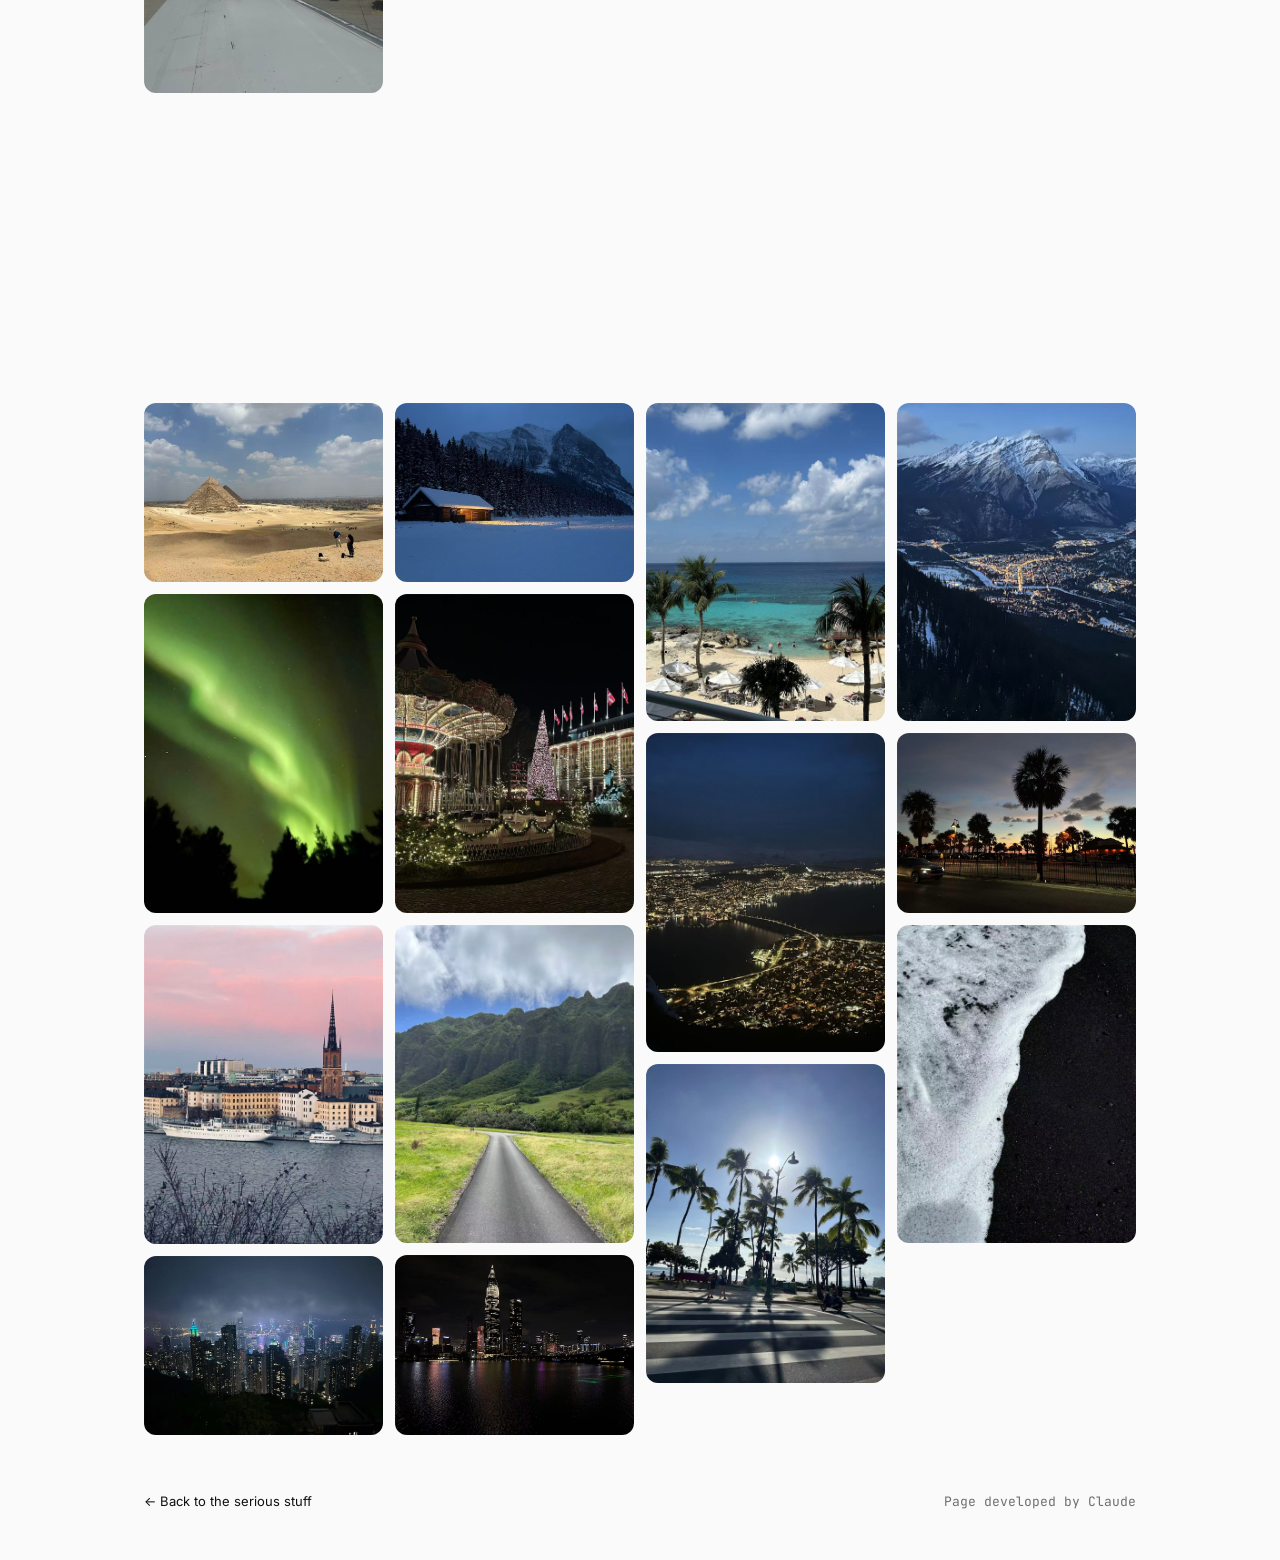
<file: travel.html>
<!doctype html>
<html lang="en">
<head>
<meta charset="utf-8">
<meta name="viewport" content="width=device-width, initial-scale=1">
<title>Off the clock · Tianhang (Victor) Liu</title>
<meta name="robots" content="noindex">
<meta name="description" content="A hidden page: aviation and travel.">
<link rel="icon" href="data:image/svg+xml,%3Csvg xmlns='http://www.w3.org/2000/svg' viewBox='0 0 32 32'%3E%3Crect width='32' height='32' rx='7' fill='%23111111'/%3E%3Ctext x='16' y='21.5' font-family='Arial' font-weight='700' font-size='14' fill='white' text-anchor='middle'%3ETL%3C/text%3E%3C/svg%3E">
<link rel="preconnect" href="https://fonts.googleapis.com">
<link rel="preconnect" href="https://fonts.gstatic.com" crossorigin>
<link href="https://fonts.googleapis.com/css2?family=Inter:wght@400;500;600&family=JetBrains+Mono:wght@400;500&family=Inter+Tight:wght@500;600;700&display=swap" rel="stylesheet">
<link rel="stylesheet" href="style.css?v=20261009b">
<script>
  try { const t = localStorage.getItem('theme'); if (t) document.documentElement.dataset.theme = t; } catch (e) {}
</script>
</head>
<body>

<nav id="nav">
  <div class="wrap">
    <a class="brand" href="index.html"><span class="mark">TL</span><span class="name">Tianhang Liu</span></a>
    <div class="links">
      <a href="#tails">Tails</a>
      <a href="#places">Places</a>
      <a href="index.html">← Back</a>
    </div>
    <button class="theme-btn" id="themeBtn" aria-label="Toggle dark mode">
      <svg class="moon" viewBox="0 0 24 24" fill="none" stroke="currentColor" stroke-width="2" stroke-linecap="round"><path d="M21 12.8A9 9 0 1 1 11.2 3a7 7 0 0 0 9.8 9.8z"/></svg>
      <svg class="sun" viewBox="0 0 24 24" fill="none" stroke="currentColor" stroke-width="2" stroke-linecap="round"><circle cx="12" cy="12" r="4"/><path d="M12 2v2M12 20v2M4.9 4.9l1.4 1.4M17.7 17.7l1.4 1.4M2 12h2M20 12h2M4.9 19.1l1.4-1.4M17.7 6.3l1.4-1.4"/></svg>
    </button>
  </div>
</nav>

<main id="top">

<header class="hero">
  <div class="wrap">
    <p class="eyebrow"><span class="dot"></span>You found the hidden page</p>
    <h1>Off the clock.</h1>
    <p class="lede">I'm a big <b>aviation nerd</b>. My long-term goal is simple and slightly unreasonable: <b>fly every airline in the world</b>. These are some of the tails, window seats and cities I've collected so far.</p>
  </div>
</header>

<div class="wrap">

<section id="tails">
  <div class="sec-head reveal"><span class="num">01</span><h2>Window seats &amp; tails</h2><span class="rule"></span></div>

  <div class="goal reveal">
    <div class="big">Every airline.</div>
    <p>That's the goal. The list keeps getting longer and the progress is slow. That's fine with me, because I like the window seat.</p>
    <p class="mono" style="font-size:12px">In the photos: Hawaiian · Royal Jordanian · Air Canada · Aeroméxico · Delta · Japan Airlines · Star Alliance</p>
  </div>

  <div class="gallery">
    <figure><img src="assets/img/travel/t02.jpg" loading="lazy" alt="Royal Jordanian tail with a city skyline behind"><figcaption><b>Royal Jordanian</b> · skyline in the background</figcaption></figure>
    <figure><img src="assets/img/travel/t09.jpg" loading="lazy" alt="Wing at sunrise above the clouds"><figcaption>Sunrise from the window seat</figcaption></figure>
    <figure><img src="assets/img/travel/t01.jpg" loading="lazy" alt="Hawaiian Airlines tail seen from the wing"><figcaption><b>Hawaiian Airlines</b> · from the wing at the gate</figcaption></figure>
    <figure><img src="assets/img/travel/t19.jpg" loading="lazy" alt="Japan Airlines aircraft on the apron"><figcaption><b>Japan Airlines</b> · on the apron</figcaption></figure>
    <figure><img src="assets/img/travel/t05.jpg" loading="lazy" alt="Aeroméxico tail at night"><figcaption><b>Aeroméxico</b> · night turnaround</figcaption></figure>
    <figure><img src="assets/img/travel/t14.jpg" loading="lazy" alt="Aircraft in Star Alliance livery at the gate"><figcaption><b>Star Alliance</b> livery at the gate</figcaption></figure>
    <figure><img src="assets/img/travel/t07.jpg" loading="lazy" alt="Wing over Florida suburbs"><figcaption>Climbing out over Florida</figcaption></figure>
    <figure><img src="assets/img/travel/t18.jpg" loading="lazy" alt="Delta aircraft through terminal glass"><figcaption><b>Delta</b> · through the terminal glass</figcaption></figure>
    <figure><img src="assets/img/travel/t04.jpg" loading="lazy" alt="Air Canada model aircraft"><figcaption><b>Air Canada</b> · a model I wouldn't mind owning</figcaption></figure>
  </div>
</section>

<section id="places">
  <div class="sec-head reveal"><span class="num">02</span><h2>Places</h2><span class="rule"></span></div>

  <ul class="place-list reveal">
    <li>Tampa<span>US</span></li>
    <li>Banff<span>CA</span></li>
    <li>Cancún<span>MX</span></li>
    <li>Shenzhen<span>CN</span></li>
    <li>Hong Kong<span>HK</span></li>
    <li>Cairo<span>EG</span></li>
    <li>Stockholm<span>SE</span></li>
    <li>Tromsø<span>NO</span></li>
    <li>Copenhagen<span>DK</span></li>
    <li>Hawaiʻi<span>US</span></li>
  </ul>

  <div class="gallery">
    <figure><img src="assets/img/travel/t17.jpg" loading="lazy" alt="The pyramids of Giza"><figcaption><b>Cairo</b> · the pyramids of Giza</figcaption></figure>
    <figure><img src="assets/img/travel/t08.jpg" loading="lazy" alt="Green aurora over trees"><figcaption><b>Tromsø</b> · aurora over the trees</figcaption></figure>
    <figure><img src="assets/img/travel/t03.jpg" loading="lazy" alt="Stockholm old town at dusk"><figcaption><b>Stockholm</b> · Riddarholmen at dusk</figcaption></figure>
    <figure><img src="assets/img/travel/t10.jpg" loading="lazy" alt="Hong Kong skyline at night from the Peak"><figcaption><b>Hong Kong</b> · Victoria Harbour from the Peak</figcaption></figure>
    <figure><img src="assets/img/travel/t20.jpg" loading="lazy" alt="Snowy lake shore with a cabin and mountains"><figcaption><b>Banff</b> · Lake Louise in winter</figcaption></figure>
    <figure><img src="assets/img/travel/t22.jpg" loading="lazy" alt="Tivoli Gardens carousel at night"><figcaption><b>Copenhagen</b> · Tivoli Gardens at night</figcaption></figure>
    <figure><img src="assets/img/travel/t21.jpg" loading="lazy" alt="Road through green valley with cliffs"><figcaption><b>Hawaiʻi</b> · Kualoa, Oʻahu</figcaption></figure>
    <figure><img src="assets/img/travel/t16.jpg" loading="lazy" alt="Shenzhen skyline at night"><figcaption><b>Shenzhen</b> · the skyline at night</figcaption></figure>
    <figure><img src="assets/img/travel/t23.jpg" loading="lazy" alt="Turquoise sea and beach with palms"><figcaption><b>Cancún</b> · the Caribbean side</figcaption></figure>
    <figure><img src="assets/img/travel/t11.jpg" loading="lazy" alt="City lights and a bridge from above at night"><figcaption><b>Tromsø</b> · the island at night</figcaption></figure>
    <figure><img src="assets/img/travel/t06.jpg" loading="lazy" alt="Palm trees along a sunny street"><figcaption><b>Hawaiʻi</b> · Waikīkī palms</figcaption></figure>
    <figure><img src="assets/img/travel/t12.jpg" loading="lazy" alt="Mountain town lights in the evening"><figcaption><b>Banff</b> · the town from above</figcaption></figure>
    <figure><img src="assets/img/travel/t15.jpg" loading="lazy" alt="Palm silhouettes at sunset"><figcaption><b>Tampa</b> · palms at sunset</figcaption></figure>
    <figure><img src="assets/img/travel/t13.jpg" loading="lazy" alt="Wave on a black sand beach"><figcaption><b>Hawaiʻi</b> · black sand beach</figcaption></figure>
  </div>
</section>

<footer>
  <span><a href="index.html">← Back to the serious stuff</a></span>
  <span class="mono">Page developed by Claude</span>
</footer>

</div>
</main>

<dialog id="lightbox"><img alt=""><p></p></dialog>

<script>
  const root = document.documentElement;
  document.getElementById('themeBtn').addEventListener('click', () => {
    const dark = root.dataset.theme ? root.dataset.theme === 'dark' : matchMedia('(prefers-color-scheme: dark)').matches;
    root.dataset.theme = dark ? 'light' : 'dark';
    try { localStorage.setItem('theme', root.dataset.theme); } catch (e) {}
  });

  const nav = document.getElementById('nav');
  addEventListener('scroll', () => nav.classList.toggle('scrolled', scrollY > 10), { passive: true });

  const io = new IntersectionObserver(entries => {
    entries.forEach(e => { if (e.isIntersecting) { e.target.classList.add('in'); io.unobserve(e.target); } });
  }, { threshold: 0.08 });
  document.querySelectorAll('.reveal').forEach(el => io.observe(el));

  const box = document.getElementById('lightbox');
  const boxImg = box.querySelector('img'), boxCap = box.querySelector('p');
  document.querySelectorAll('.gallery img').forEach(img => {
    img.addEventListener('click', () => {
      boxImg.src = img.src;
      boxCap.textContent = img.closest('figure').querySelector('figcaption')?.textContent || '';
      box.showModal();
    });
  });
  box.addEventListener('click', () => box.close());
</script>
</body>
</html>
</file>
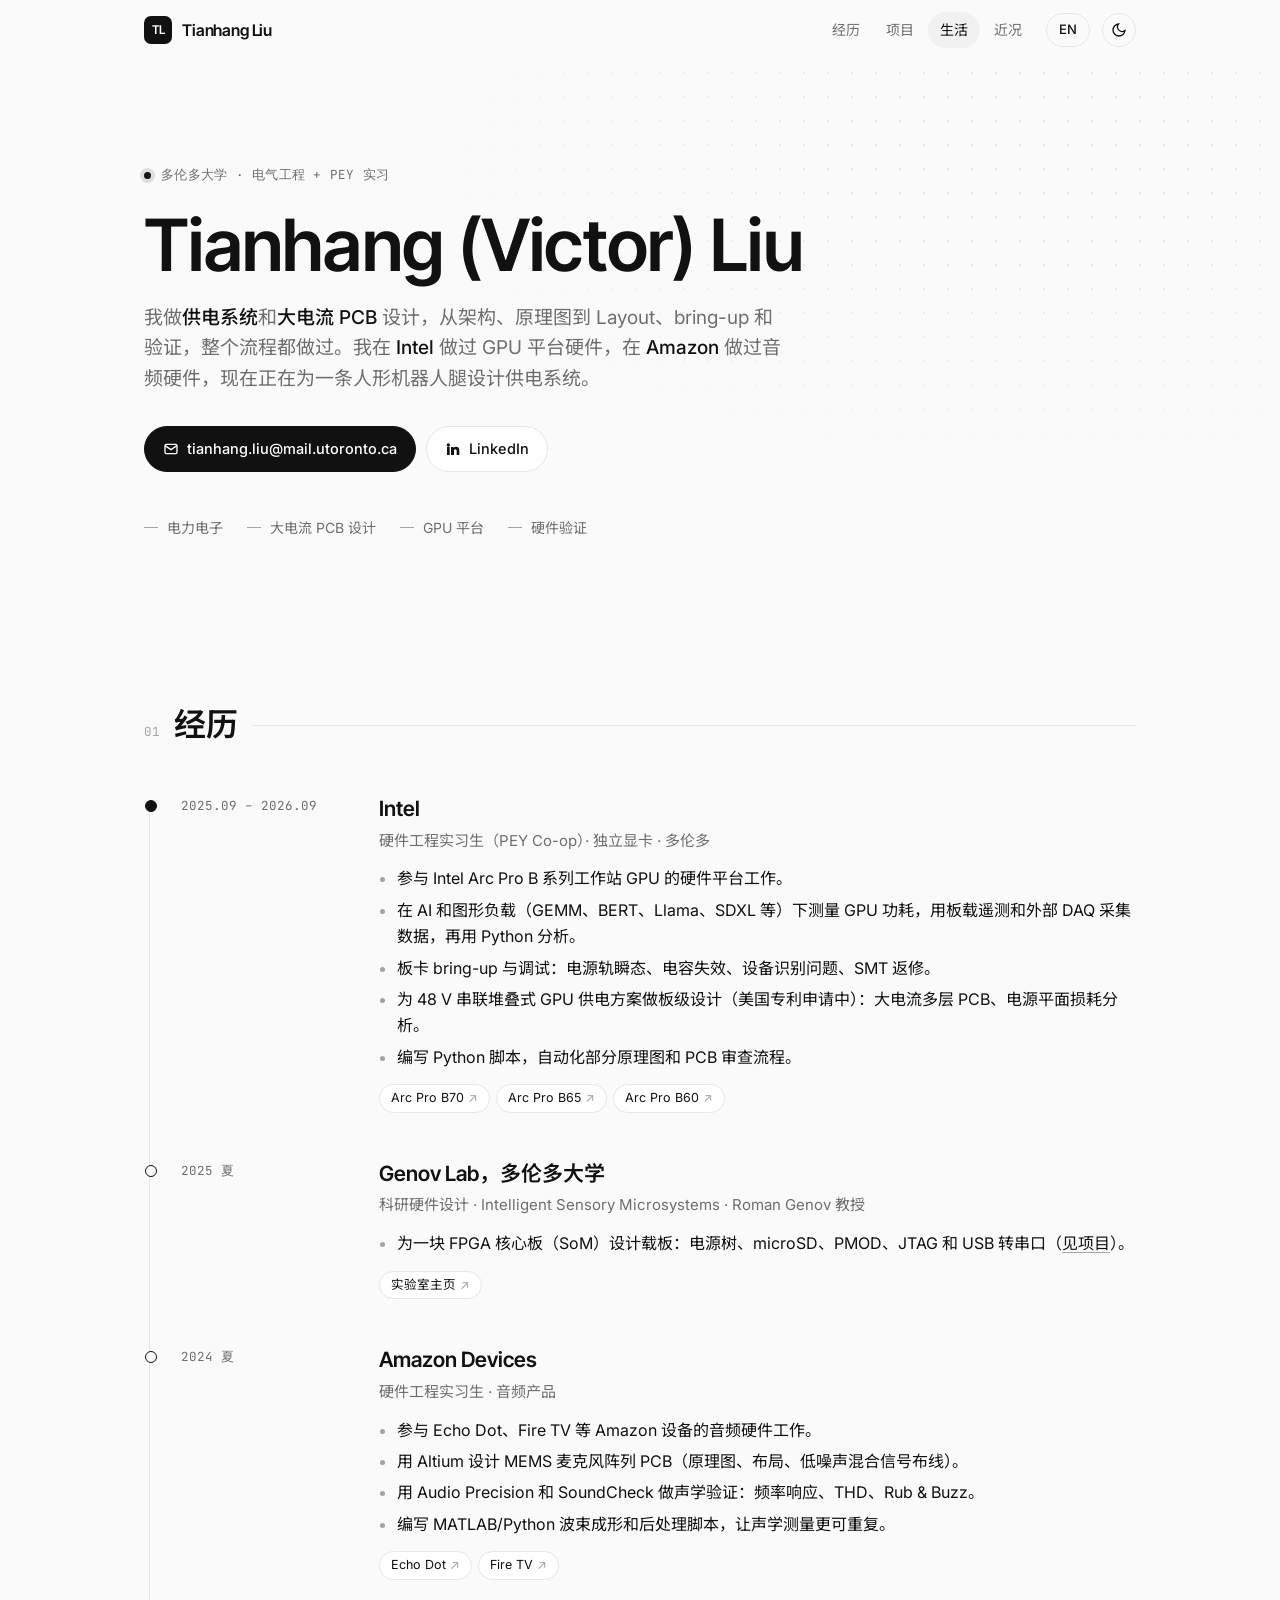
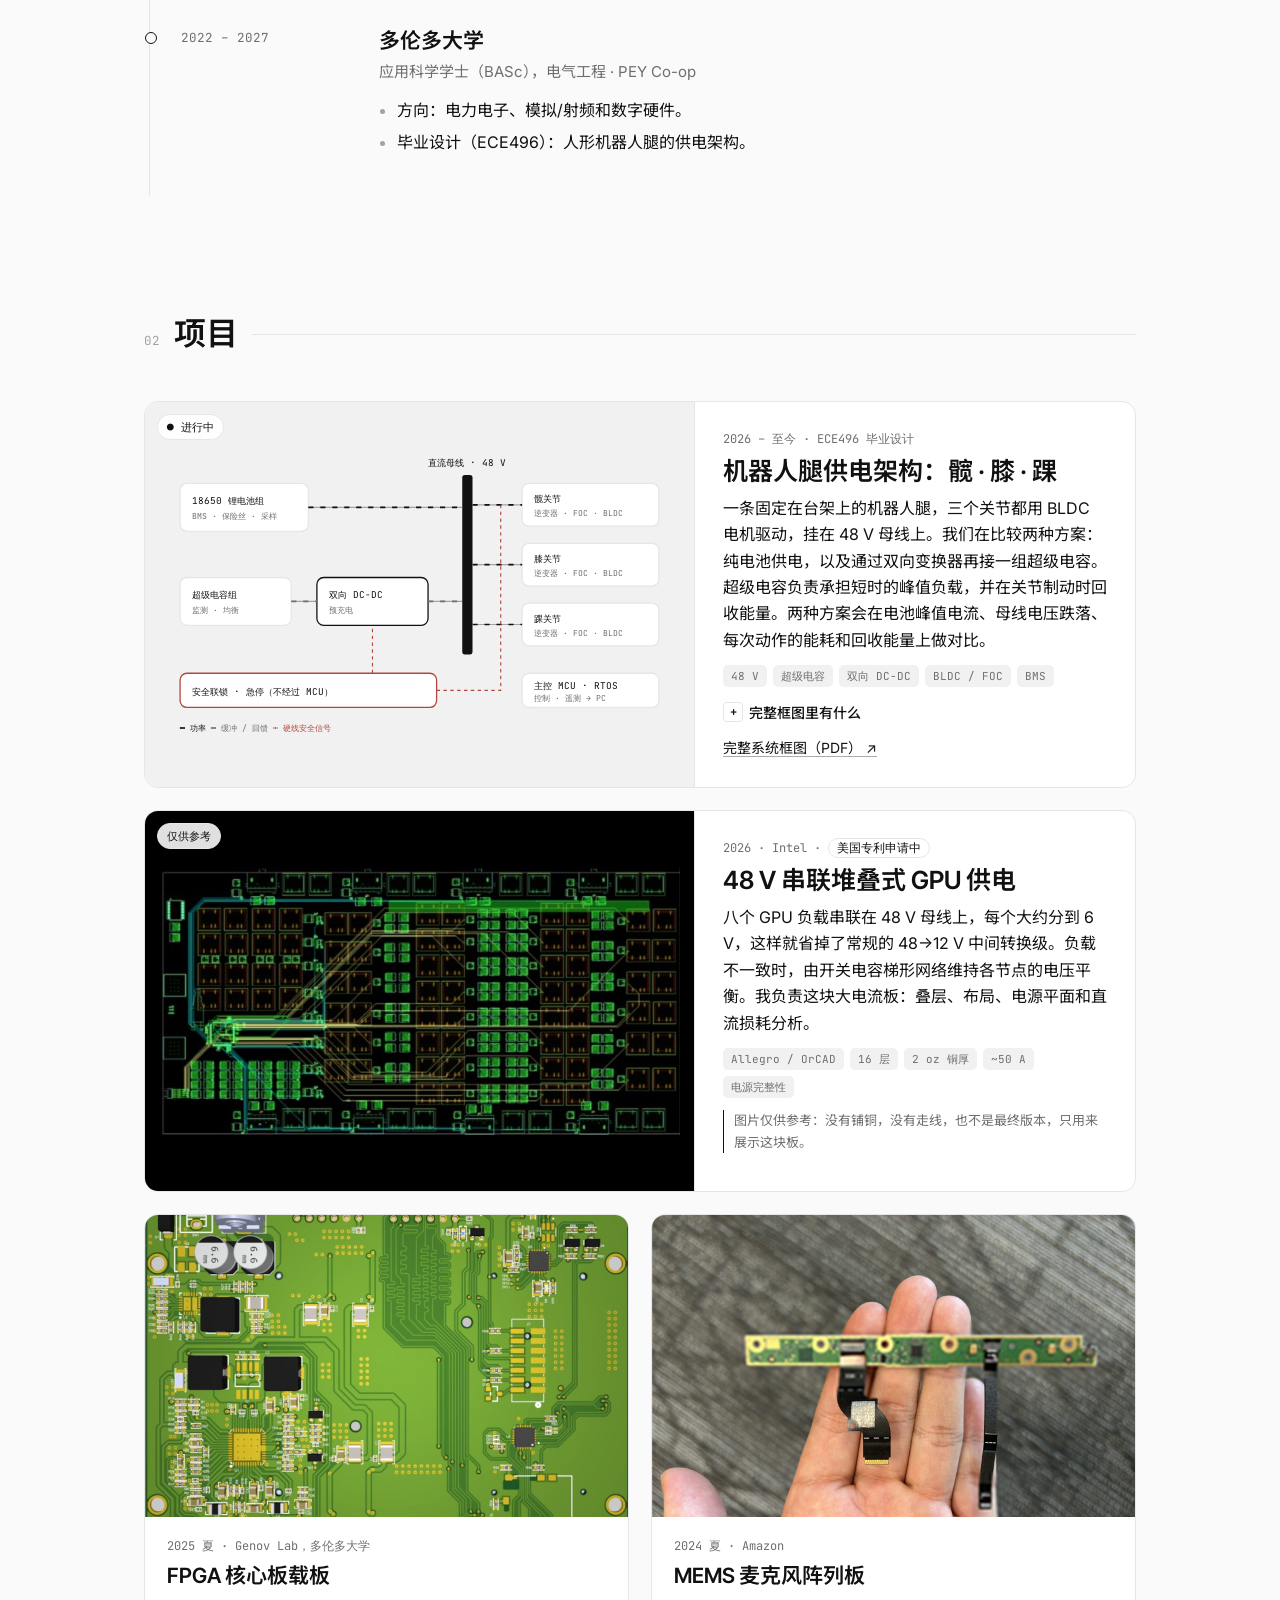
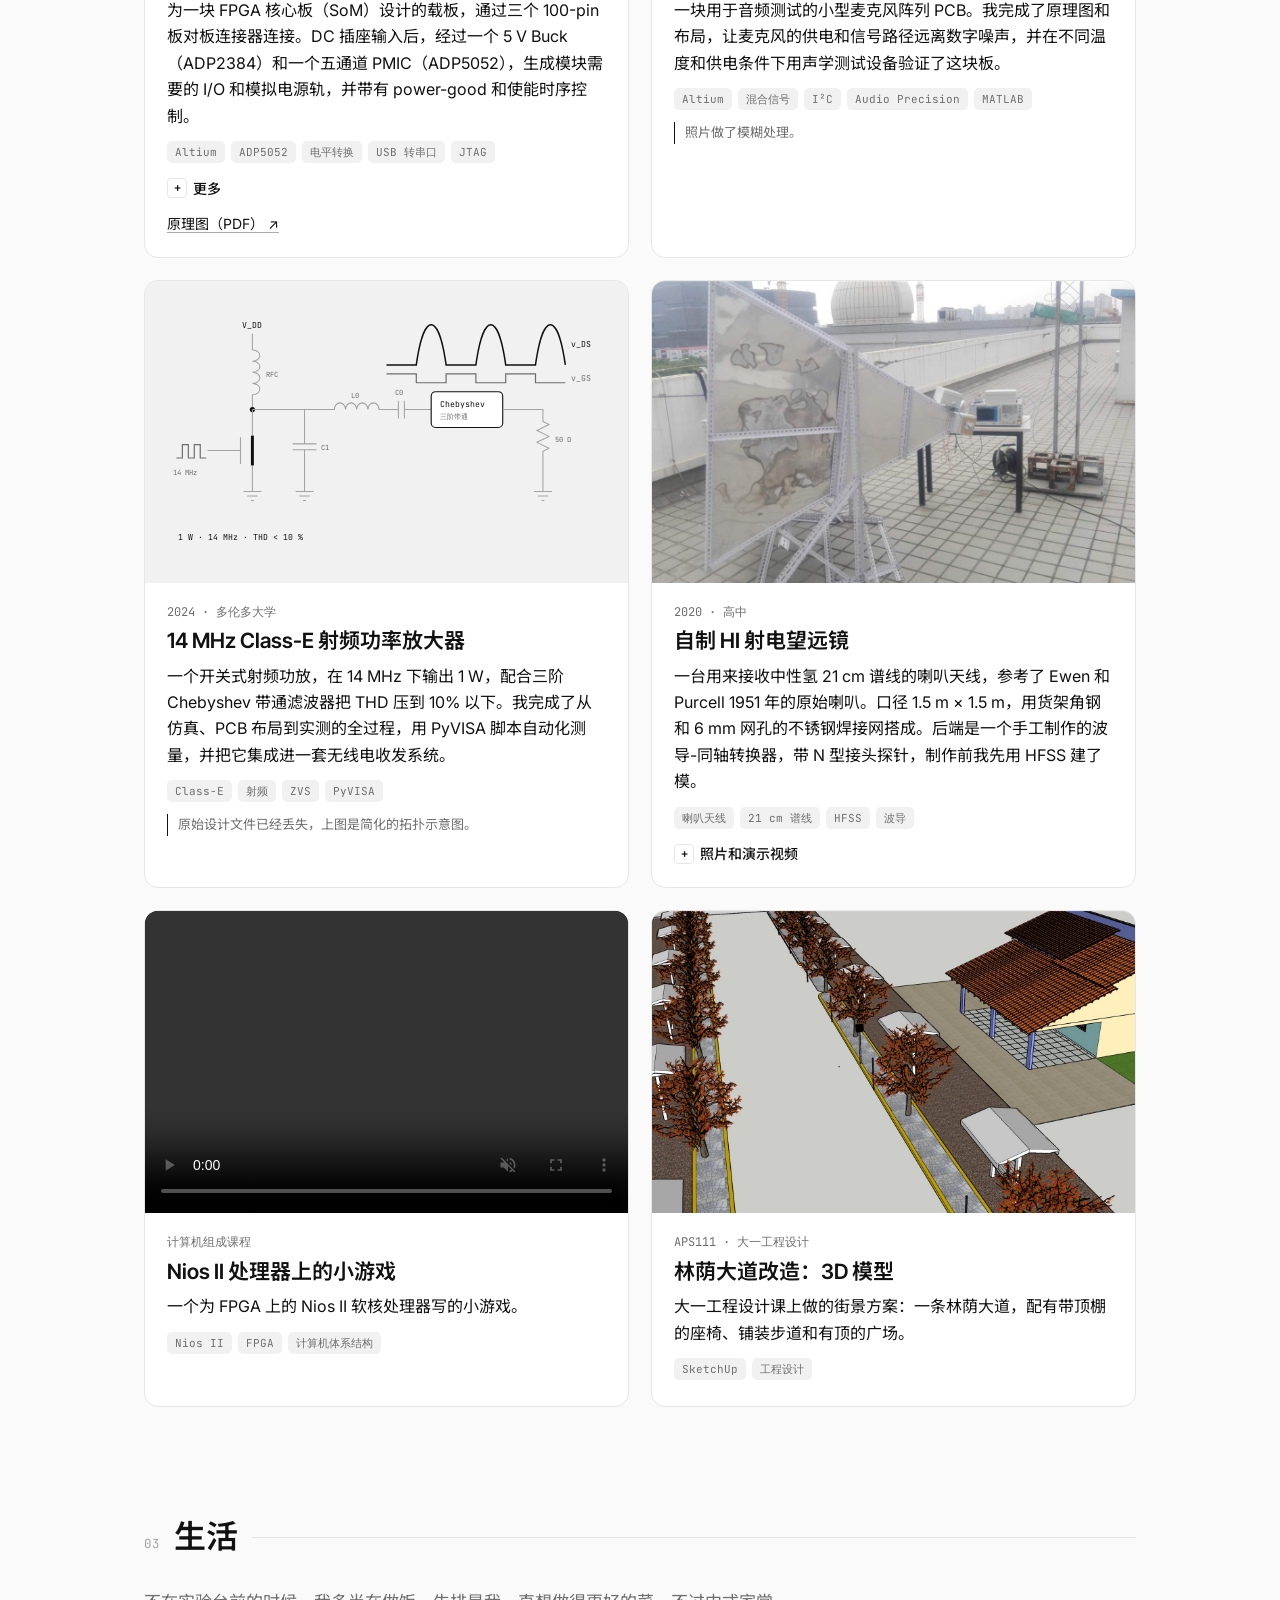
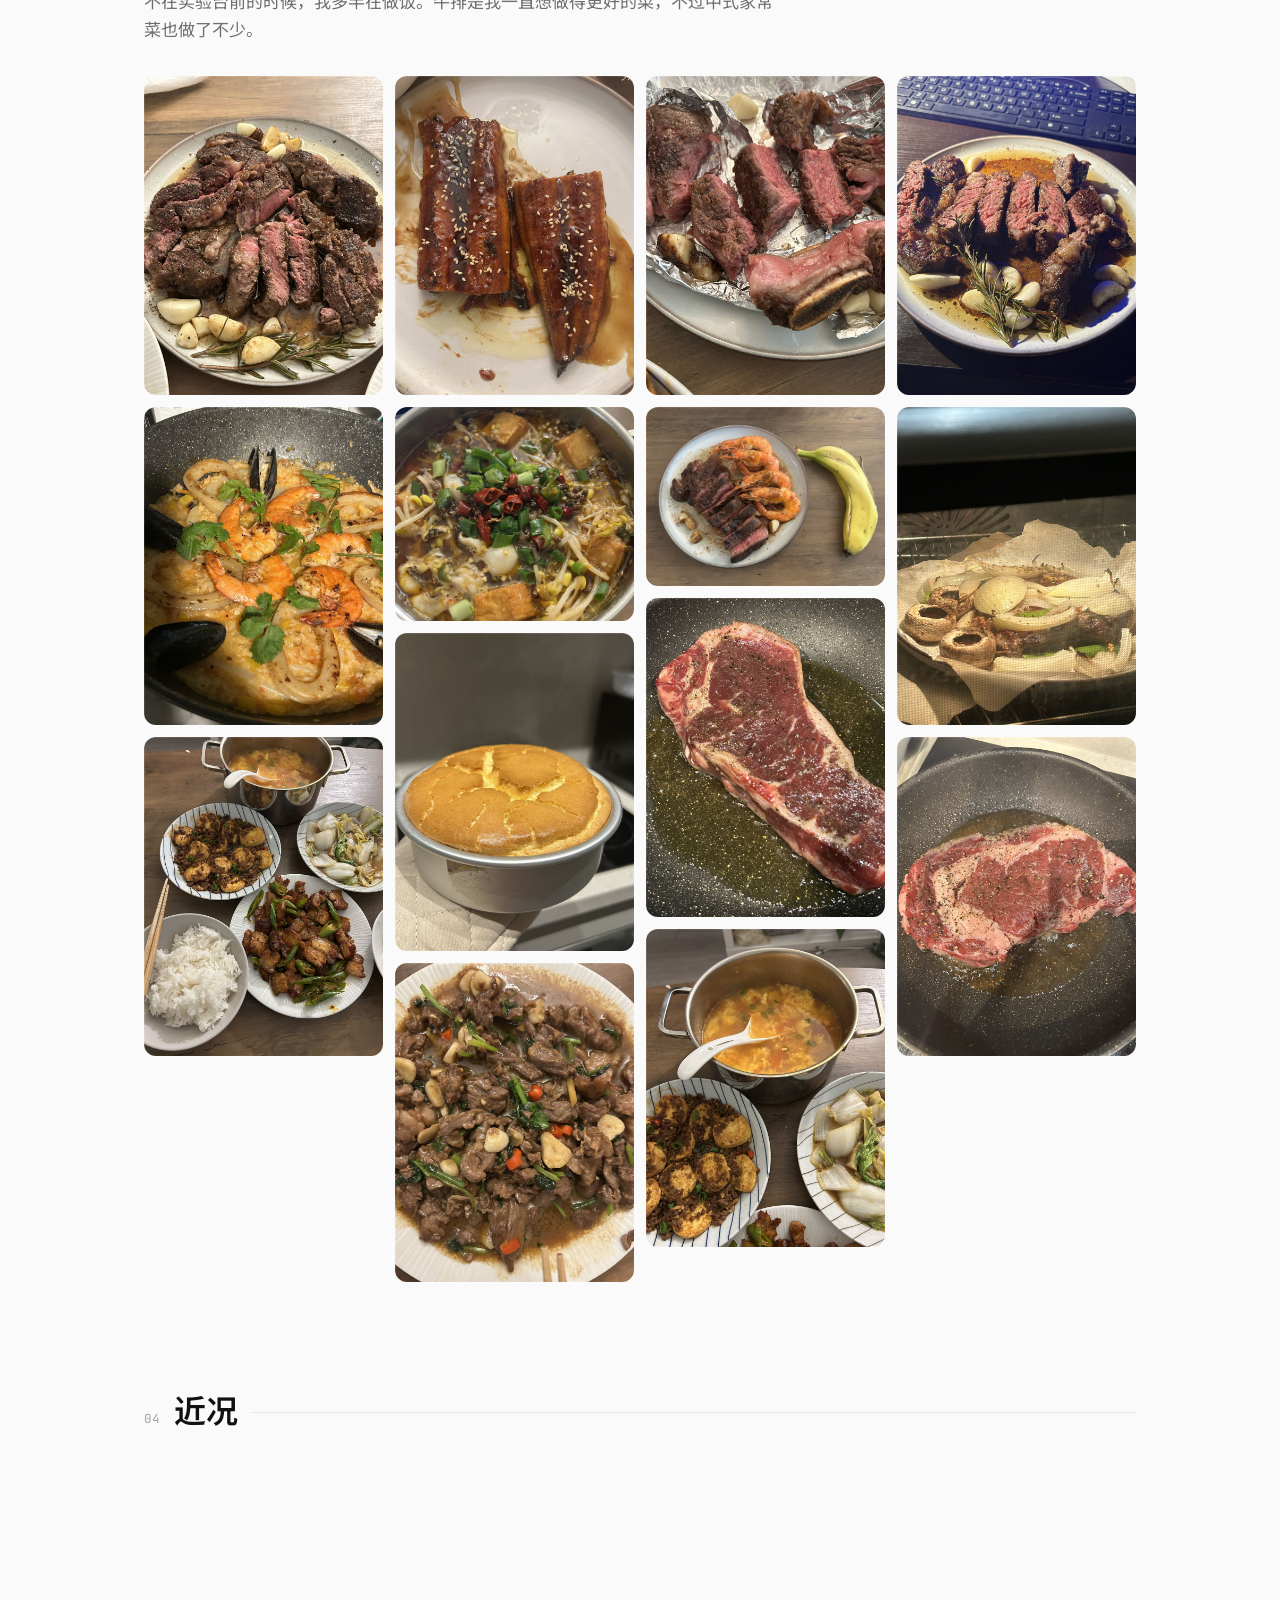
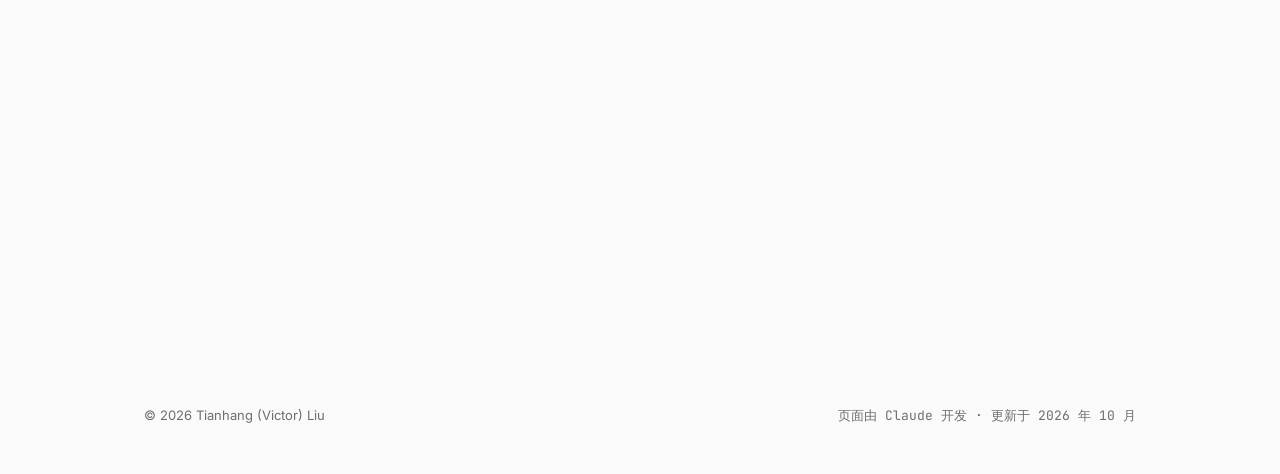
<file: zh.html>
<!doctype html>
<html lang="zh-CN">
<head>
<meta charset="utf-8">
<meta name="viewport" content="width=device-width, initial-scale=1">
<title>Tianhang (Victor) Liu · 中文</title>
<meta name="description" content="Tianhang (Victor) Liu：多伦多大学电气工程。供电设计、PCB 设计与硬件验证。">
<meta property="og:title" content="Tianhang (Victor) Liu">
<meta property="og:description" content="多伦多大学电气工程。供电设计、PCB 设计、硬件验证。">
<link rel="alternate" hreflang="en" href="index.html">
<link rel="icon" href="data:image/svg+xml,%3Csvg xmlns='http://www.w3.org/2000/svg' viewBox='0 0 32 32'%3E%3Crect width='32' height='32' rx='7' fill='%23111111'/%3E%3Ctext x='16' y='21.5' font-family='Arial' font-weight='700' font-size='14' fill='white' text-anchor='middle'%3ETL%3C/text%3E%3C/svg%3E">
<link rel="preconnect" href="https://fonts.googleapis.com">
<link rel="preconnect" href="https://fonts.gstatic.com" crossorigin>
<link href="https://fonts.googleapis.com/css2?family=Inter:wght@400;500;600&family=JetBrains+Mono:wght@400;500&family=Inter+Tight:wght@500;600;700&family=Noto+Sans+SC:wght@400;500;700&display=swap" rel="stylesheet">
<link rel="stylesheet" href="style.css?v=20261009b">
<script>
  try { const t = localStorage.getItem('theme'); if (t) document.documentElement.dataset.theme = t; } catch (e) {}
</script>
</head>
<body>

<nav id="nav">
  <div class="wrap">
    <a class="brand" href="#top"><span class="mark">TL</span><span class="name">Tianhang Liu</span></a>
    <div class="links">
      <a href="#experience">经历</a>
      <a href="#projects">项目</a>
      <a href="#life">生活</a>
      <a href="#now">近况</a>
    </div>
    <a class="lang-btn" href="index.html" lang="en" title="Switch to English">EN</a>
    <button class="theme-btn" id="themeBtn" aria-label="切换深色模式">
      <svg class="moon" viewBox="0 0 24 24" fill="none" stroke="currentColor" stroke-width="2" stroke-linecap="round"><path d="M21 12.8A9 9 0 1 1 11.2 3a7 7 0 0 0 9.8 9.8z"/></svg>
      <svg class="sun" viewBox="0 0 24 24" fill="none" stroke="currentColor" stroke-width="2" stroke-linecap="round"><circle cx="12" cy="12" r="4"/><path d="M12 2v2M12 20v2M4.9 4.9l1.4 1.4M17.7 17.7l1.4 1.4M2 12h2M20 12h2M4.9 19.1l1.4-1.4M17.7 6.3l1.4-1.4"/></svg>
    </button>
  </div>
</nav>

<main id="top">

<!-- ================= HERO ================= -->
<header class="hero">
  <div class="wrap">
    <p class="eyebrow"><span class="dot"></span>多伦多大学 · 电气工程 + PEY 实习</p>
    <h1>Tianhang (Victor) Liu</h1>
    <p class="lede">我做<b>供电系统</b>和<b>大电流 PCB</b> 设计，从架构、原理图到 Layout、bring-up 和验证，整个流程都做过。我在 <b>Intel</b> 做过 GPU 平台硬件，在 <b>Amazon</b> 做过音频硬件，现在正在为一条人形机器人腿设计供电系统。</p>
    <div class="cta">
      <a class="btn primary" href="mailto:tianhang.liu@mail.utoronto.ca">
        <svg viewBox="0 0 24 24" fill="none" stroke="currentColor" stroke-width="2"><rect x="3" y="5" width="18" height="14" rx="2"/><path d="m3 7 9 6 9-6"/></svg>
        tianhang.liu@mail.utoronto.ca
      </a>
      <a class="btn" href="https://www.linkedin.com/in/tianhangl" target="_blank" rel="noopener">
        <svg viewBox="0 0 24 24" fill="currentColor"><path d="M4.98 3.5a2.5 2.5 0 1 1 0 5 2.5 2.5 0 0 1 0-5zM3 9h4v12H3zM9 9h3.8v1.7h.1c.5-1 1.8-2 3.8-2 4 0 4.8 2.6 4.8 6V21h-4v-5.6c0-1.3 0-3-1.9-3s-2.1 1.4-2.1 2.9V21H9z"/></svg>
        LinkedIn
      </a>
    </div>
    <div class="focus">
      <span>电力电子</span><span>大电流 PCB 设计</span><span>GPU 平台</span><span>硬件验证</span>
    </div>
  </div>
</header>

<div class="wrap">

<!-- ================= EXPERIENCE ================= -->
<section id="experience">
  <div class="sec-head reveal"><span class="num">01</span><h2>经历</h2><span class="rule"></span></div>

  <div class="timeline">
    <div class="tl-item reveal">
      <div class="when">2025.09 – 2026.09</div>
      <div>
        <h3>Intel</h3>
        <p class="role">硬件工程实习生（PEY Co-op）· 独立显卡 · 多伦多</p>
        <ul>
          <li>参与 Intel Arc Pro B 系列工作站 GPU 的硬件平台工作。</li>
          <li>在 AI 和图形负载（GEMM、BERT、Llama、SDXL 等）下测量 GPU 功耗，用板载遥测和外部 DAQ 采集数据，再用 Python 分析。</li>
          <li>板卡 bring-up 与调试：电源轨瞬态、电容失效、设备识别问题、SMT 返修。</li>
          <li>为 48 V 串联堆叠式 GPU 供电方案做板级设计（美国专利申请中）：大电流多层 PCB、电源平面损耗分析。</li>
          <li>编写 Python 脚本，自动化部分原理图和 PCB 审查流程。</li>
        </ul>
        <div class="chips">
          <a href="https://www.intel.com/content/www/us/en/products/sku/245797/intel-arc-pro-b70-graphics.html" target="_blank" rel="noopener">Arc Pro B70</a>
          <a href="https://www.intel.com/content/www/us/en/products/sku/245796/intel-arc-pro-b65-graphics.html" target="_blank" rel="noopener">Arc Pro B65</a>
          <a href="https://www.intel.com/content/www/us/en/products/sku/243916/intel-arc-pro-b60-graphics.html" target="_blank" rel="noopener">Arc Pro B60</a>
        </div>
      </div>
    </div>

    <div class="tl-item reveal">
      <div class="when">2025 夏</div>
      <div>
        <h3><a href="https://www.eecg.utoronto.ca/~roman/" target="_blank" rel="noopener">Genov Lab，多伦多大学</a></h3>
        <p class="role">科研硬件设计 · Intelligent Sensory Microsystems · Roman Genov 教授</p>
        <ul>
          <li>为一块 FPGA 核心板（SoM）设计载板：电源树、microSD、PMOD、JTAG 和 USB 转串口（<a href="#carrier">见项目</a>）。</li>
        </ul>
        <div class="chips">
          <a href="https://www.eecg.utoronto.ca/~roman/" target="_blank" rel="noopener">实验室主页</a>
        </div>
      </div>
    </div>

    <div class="tl-item reveal">
      <div class="when">2024 夏</div>
      <div>
        <h3>Amazon Devices</h3>
        <p class="role">硬件工程实习生 · 音频产品</p>
        <ul>
          <li>参与 Echo Dot、Fire TV 等 Amazon 设备的音频硬件工作。</li>
          <li>用 Altium 设计 MEMS 麦克风阵列 PCB（原理图、布局、低噪声混合信号布线）。</li>
          <li>用 Audio Precision 和 SoundCheck 做声学验证：频率响应、THD、Rub &amp; Buzz。</li>
          <li>编写 MATLAB/Python 波束成形和后处理脚本，让声学测量更可重复。</li>
        </ul>
        <div class="chips">
          <a href="https://www.amazon.com/echodot" target="_blank" rel="noopener">Echo Dot</a>
          <a href="https://www.amazon.com/firetv" target="_blank" rel="noopener">Fire TV</a>
        </div>
      </div>
    </div>

    <div class="tl-item reveal">
      <div class="when">2022 – 2027</div>
      <div>
        <h3>多伦多大学</h3>
        <p class="role">应用科学学士（BASc），电气工程 · PEY Co-op</p>
        <ul>
          <li>方向：电力电子、模拟/射频和数字硬件。</li>
          <li>毕业设计（ECE496）：人形机器人腿的供电架构。</li>
        </ul>
      </div>
    </div>
  </div>
</section>

<!-- ================= PROJECTS ================= -->
<section id="projects">
  <div class="sec-head reveal"><span class="num">02</span><h2>项目</h2><span class="rule"></span></div>

  <!-- Robot leg (feature) -->
  <article class="card feature reveal" id="robot-leg">
    <div class="media">
      <span class="badge live">● 进行中</span>
      <svg class="diagram" viewBox="0 0 600 340" role="img" aria-label="简化供电架构：电池和超级电容接到 48 V 直流母线，母线为髋、膝、踝三个关节驱动供电">
        <!-- battery -->
        <rect class="box" x="20" y="40" width="150" height="56" rx="8"/>
        <text x="34" y="64">18650 锂电池组</text><text class="sub" x="34" y="82">BMS · 保险丝 · 采样</text>
        <path class="wire" d="M170 68 H350"/><path class="flow" d="M170 68 H350"/>
        <!-- supercap + dcdc -->
        <rect class="box" x="20" y="150" width="130" height="56" rx="8"/>
        <text x="34" y="174">超级电容组</text><text class="sub" x="34" y="192">监测 · 均衡</text>
        <rect class="box hl" x="180" y="150" width="130" height="56" rx="8"/>
        <text x="194" y="174">双向 DC-DC</text><text class="sub" x="194" y="192">预充电</text>
        <path class="wire" d="M150 178 H180 M310 178 H350"/>
        <path class="flow rev" d="M150 178 H180"/><path class="flow rev" d="M310 178 H350"/>
        <!-- bus -->
        <rect class="bus" x="350" y="30" width="12" height="210" rx="3"/>
        <text x="356" y="20" text-anchor="middle">直流母线 · 48 V</text>
        <!-- joints -->
        <g>
          <rect class="box" x="420" y="40" width="160" height="50" rx="8"/><text x="434" y="62">髋关节</text><text class="sub" x="434" y="78">逆变器 · FOC · BLDC</text>
          <rect class="box" x="420" y="110" width="160" height="50" rx="8"/><text x="434" y="132">膝关节</text><text class="sub" x="434" y="148">逆变器 · FOC · BLDC</text>
          <rect class="box" x="420" y="180" width="160" height="50" rx="8"/><text x="434" y="202">踝关节</text><text class="sub" x="434" y="218">逆变器 · FOC · BLDC</text>
          <path class="wire" d="M362 65 H420 M362 135 H420 M362 205 H420"/>
          <path class="flow" d="M362 65 H420 M362 135 H420 M362 205 H420"/>
        </g>
        <!-- control / safety -->
        <rect class="box" x="20" y="262" width="300" height="40" rx="8" style="stroke:var(--red)"/>
        <text x="34" y="287">安全联锁 · 急停（不经过 MCU）</text>
        <path class="safety" d="M245 262 V206 M320 282 H395 V65"/>
        <rect class="box" x="420" y="262" width="160" height="40" rx="8"/>
        <text x="434" y="280">主控 MCU · RTOS</text><text class="sub" x="434" y="294">控制 · 遥测 → PC</text>
        <text class="sub" x="20" y="330"><tspan class="k-fg">━ 功率</tspan>   <tspan class="k-muted">━ 缓冲 / 回馈</tspan>   <tspan class="k-red">┅ 硬线安全信号</tspan></text>
      </svg>
    </div>
    <div class="body">
      <div class="meta">2026 – 至今 · ECE496 毕业设计</div>
      <h3>机器人腿供电架构：髋 · 膝 · 踝</h3>
      <p>一条固定在台架上的机器人腿，三个关节都用 BLDC 电机驱动，挂在 48 V 母线上。我们在比较两种方案：纯电池供电，以及通过双向变换器再接一组超级电容。超级电容负责承担短时的峰值负载，并在关节制动时回收能量。两种方案会在电池峰值电流、母线电压跌落、每次动作的能耗和回收能量上做对比。</p>
      <div class="tags"><span>48 V</span><span>超级电容</span><span>双向 DC-DC</span><span>BLDC / FOC</span><span>BMS</span></div>
      <details>
        <summary>完整框图里有什么</summary>
        <ul>
          <li>18650 电池组和 BMS：单体电压采样、NTC、充放电 MOSFET</li>
          <li>超级电容组带监测和均衡，通过带预充电的双向 DC-DC 接到母线</li>
          <li>每个关节：保险丝、三相逆变器、FOC 控制器、BLDC 电机、减速箱、编码器</li>
          <li>配电采样板（母线、电池、超级电容的电压和电流）以及制动斩波器</li>
          <li>不依赖 MCU 的硬线安全联锁（急停、防护开关、复位）</li>
          <li>主控 MCU 运行 RTOS，遥测数据传到 PC，并配合 MuJoCo 仿真</li>
        </ul>
      </details>
      <div class="file-links"><a href="assets/robot-leg-block-diagram.pdf" target="_blank">完整系统框图（PDF）</a></div>
    </div>
  </article>

  <!-- Stacked VR (feature) -->
  <article class="card feature reveal" id="stacked-vr">
    <div class="media contain" style="background:#000">
      <span class="badge">仅供参考</span>
      <img src="assets/img/work/stacked-vr.jpg" alt="堆叠式 VR PCB 的早期布局，没有走线和铺铜" loading="lazy" data-caption="仅供参考：没有铺铜，没有走线，也不是最终版本，只用来展示这块板。">
    </div>
    <div class="body">
      <div class="meta">2026 · Intel · <span class="patent">美国专利申请中</span></div>
      <h3>48 V 串联堆叠式 GPU 供电</h3>
      <p>八个 GPU 负载串联在 48 V 母线上，每个大约分到 6 V，这样就省掉了常规的 48→12 V 中间转换级。负载不一致时，由开关电容梯形网络维持各节点的电压平衡。我负责这块大电流板：叠层、布局、电源平面和直流损耗分析。</p>
      <div class="tags"><span>Allegro / OrCAD</span><span>16 层</span><span>2 oz 铜厚</span><span>~50 A</span><span>电源完整性</span></div>
      <p class="note">图片仅供参考：没有铺铜，没有走线，也不是最终版本，只用来展示这块板。</p>
    </div>
  </article>

  <div class="grid">

    <!-- Carrier -->
    <article class="card reveal" id="carrier">
      <div class="media"><img src="assets/img/work/carrier-3d.jpg" alt="载板 3D 渲染图" loading="lazy" data-caption="载板 3D 视图"></div>
      <div class="body">
        <div class="meta">2025 夏 · Genov Lab，多伦多大学</div>
        <h3>FPGA 核心板载板</h3>
        <p>为一块 FPGA 核心板（SoM）设计的载板，通过三个 100-pin 板对板连接器连接。DC 插座输入后，经过一个 5 V Buck（ADP2384）和一个五通道 PMIC（ADP5052），生成模块需要的 I/O 和模拟电源轨，并带有 power-good 和使能时序控制。</p>
        <div class="tags"><span>Altium</span><span>ADP5052</span><span>电平转换</span><span>USB 转串口</span><span>JTAG</span></div>
        <details>
          <summary>更多</summary>
          <ul>
            <li>microSD，配 TXS02612 做 1.8/3.3 V 电平转换</li>
            <li>两个走差分对的 PMOD 接口，一个 JTAG 接口</li>
            <li>CP2104 USB 转串口，TX/RX 做了电平转换</li>
            <li>复位和电源按键，以及 power-good、FPGA done 状态灯</li>
          </ul>
          <div class="thumbs"><img src="assets/img/work/carrier-layout.jpg" alt="初步布局" loading="lazy" data-caption="初步布局"></div>
        </details>
        <div class="file-links"><a href="assets/chip-carrier-schematic.pdf" target="_blank">原理图（PDF）</a></div>
      </div>
    </article>

    <!-- Mic array -->
    <article class="card reveal" id="mic-array">
      <div class="media"><img src="assets/img/work/mic-array.jpg" alt="MEMS 麦克风阵列板，细节已模糊" loading="lazy" data-caption="麦克风阵列板（细节已模糊）"></div>
      <div class="body">
        <div class="meta">2024 夏 · Amazon</div>
        <h3>MEMS 麦克风阵列板</h3>
        <p>一块用于音频测试的小型麦克风阵列 PCB。我完成了原理图和布局，让麦克风的供电和信号路径远离数字噪声，并在不同温度和供电条件下用声学测试设备验证了这块板。</p>
        <div class="tags"><span>Altium</span><span>混合信号</span><span>I²C</span><span>Audio Precision</span><span>MATLAB</span></div>
        <p class="note">照片做了模糊处理。</p>
      </div>
    </article>

    <!-- Class-E -->
    <article class="card reveal" id="class-e">
      <div class="media">
        <svg class="diagram" viewBox="0 0 600 340" role="img" aria-label="简化的 Class-E 功放原理图和漏极电压波形">
          <!-- waveforms -->
          <path class="wave" d="M300 80 h40 c10 -72 30 -72 40 0 h40 c10 -72 30 -72 40 0 h40 c10 -72 30 -72 40 0"/>
          <path class="wave2" d="M300 92 h40 v12 h40 v-12 h40 v12 h40 v-12 h40 v12 h40"/>
          <text x="548" y="56" class="k-fg">v_DS</text>
          <text x="548" y="102" class="k-muted">v_GS</text>
          <!-- supply + RFC -->
          <text x="106" y="30">V_DD</text>
          <path class="wire" d="M120 38 V60 a10 7.5 0 0 1 0 15 a10 7.5 0 0 1 0 15 a10 7.5 0 0 1 0 15 a10 7.5 0 0 1 0 15 V140"/>
          <text class="sub" x="138" y="96">RFC</text>
          <circle cx="120" cy="140" r="3.5" style="fill:var(--fg)"/>
          <!-- switch -->
          <path class="wire" d="M120 140 V175 M120 215 V250 M104 177 V213 M60 195 H104"/>
          <path class="wire" d="M120 175 V215" style="stroke-width:4;stroke:var(--fg)"/>
          <path class="wave2" d="M18 205 h8 v-18 h8 v18 h8 v-18 h8 v18 h8"/>
          <text class="sub" x="14" y="228">14 MHz</text>
          <!-- shunt C -->
          <path class="wire" d="M120 140 H190 V186 M174 186 H206 M174 194 H206 M190 194 V250"/>
          <text class="sub" x="212" y="194">C1</text>
          <!-- series L0 C0 -->
          <path class="wire" d="M190 140 H230 a7.5 9 0 0 1 15 0 a7.5 9 0 0 1 15 0 a7.5 9 0 0 1 15 0 a7.5 9 0 0 1 15 0 H316 M316 128 V152 M324 128 V152 M324 140 H360"/>
          <text class="sub" x="252" y="124">L0</text><text class="sub" x="312" y="120">C0</text>
          <!-- filter -->
          <rect class="box hl" x="360" y="116" width="96" height="48" rx="6"/>
          <text x="372" y="137">Chebyshev</text><text class="sub" x="372" y="153">三阶带通</text>
          <!-- load -->
          <path class="wire" d="M456 140 H510 V156 l8 4 -16 8 16 8 -16 8 16 8 -8 4 V250"/>
          <text class="sub" x="526" y="184">50 Ω</text>
          <!-- grounds -->
          <path class="gnd" d="M108 250 H132 M113 256 H127 M118 262 H122 M178 250 H202 M183 256 H197 M188 262 H192 M498 250 H522 M503 256 H517 M508 262 H512"/>
          <text x="20" y="315">1 W · 14 MHz · THD &lt; 10 %</text>
        </svg>
      </div>
      <div class="body">
        <div class="meta">2024 · 多伦多大学</div>
        <h3>14 MHz Class-E 射频功率放大器</h3>
        <p>一个开关式射频功放，在 14 MHz 下输出 1 W，配合三阶 Chebyshev 带通滤波器把 THD 压到 10% 以下。我完成了从仿真、PCB 布局到实测的全过程，用 PyVISA 脚本自动化测量，并把它集成进一套无线电收发系统。</p>
        <div class="tags"><span>Class-E</span><span>射频</span><span>ZVS</span><span>PyVISA</span></div>
        <p class="note">原始设计文件已经丢失，上图是简化的拓扑示意图。</p>
      </div>
    </article>

    <!-- Telescope -->
    <article class="card reveal" id="telescope">
      <div class="media"><img src="assets/img/work/telescope-roof.jpg" alt="架设在楼顶的喇叭天线射电望远镜" loading="lazy" data-caption="楼顶架设"></div>
      <div class="body">
        <div class="meta">2020 · 高中</div>
        <h3>自制 HI 射电望远镜</h3>
        <p>一台用来接收中性氢 21 cm 谱线的喇叭天线，参考了 Ewen 和 Purcell 1951 年的原始喇叭。口径 1.5 m × 1.5 m，用货架角钢和 6 mm 网孔的不锈钢焊接网搭成。后端是一个手工制作的波导-同轴转换器，带 N 型接头探针，制作前我先用 HFSS 建了模。</p>
        <div class="tags"><span>喇叭天线</span><span>21 cm 谱线</span><span>HFSS</span><span>波导</span></div>
        <details>
          <summary>照片和演示视频</summary>
          <div class="thumbs">
            <img src="assets/img/work/telescope-horn.jpg" alt="从喇叭口往里看" loading="lazy" data-caption="从喇叭口往里看">
            <img src="assets/img/work/telescope-transition.jpg" alt="波导-同轴转换器" loading="lazy" data-caption="波导-同轴转换器和 N 型探针">
          </div>
          <video src="assets/video/radio-telescope.mp4" controls preload="metadata" playsinline style="margin-top:10px;border-radius:8px;width:100%"></video>
        </details>
      </div>
    </article>

    <!-- Nios II -->
    <article class="card reveal" id="nios">
      <div class="media"><video src="assets/video/nios2-game.mp4" controls preload="metadata" playsinline muted></video></div>
      <div class="body">
        <div class="meta">计算机组成课程</div>
        <h3>Nios II 处理器上的小游戏</h3>
        <p>一个为 FPGA 上的 Nios II 软核处理器写的小游戏。</p>
        <div class="tags"><span>Nios II</span><span>FPGA</span><span>计算机体系结构</span></div>
      </div>
    </article>

    <!-- Boulevard -->
    <article class="card reveal" id="boulevard">
      <div class="media"><img src="assets/img/work/boulevard.jpg" alt="林荫大道 3D 模型" loading="lazy" data-caption="林荫大道改造，SketchUp"></div>
      <div class="body">
        <div class="meta">APS111 · 大一工程设计</div>
        <h3>林荫大道改造：3D 模型</h3>
        <p>大一工程设计课上做的街景方案：一条林荫大道，配有带顶棚的座椅、铺装步道和有顶的广场。</p>
        <div class="tags"><span>SketchUp</span><span>工程设计</span></div>
      </div>
    </article>

  </div>
</section>

<!-- ================= LIFE ================= -->
<section id="life">
  <div class="sec-head reveal"><span class="num">03</span><h2>生活</h2><span class="rule"></span></div>
  <p class="intro reveal">不在实验台前的时候，我多半在做饭。牛排是我一直想做得更好的菜，不过中式家常菜也做了不少。</p>
  <div class="gallery">
    <figure><img src="assets/img/food/food-07.jpg" loading="lazy" alt="切好的肋眼牛排"><figcaption>肋眼牛排，配蒜和迷迭香</figcaption></figure>
    <figure><img src="assets/img/food/food-09.jpg" loading="lazy" alt="海鲜饭"><figcaption>西班牙海鲜饭</figcaption></figure>
    <figure><img src="assets/img/food/food-04.jpg" loading="lazy" alt="家常晚饭"><figcaption>一顿工作日晚饭</figcaption></figure>
    <figure><img src="assets/img/food/food-14.jpg" loading="lazy" alt="蒲烧鳗鱼"><figcaption>蒲烧鳗鱼</figcaption></figure>
    <figure><img src="assets/img/food/food-01.jpg" loading="lazy" alt="麻辣锅"><figcaption>麻辣锅，油豆腐和豆芽</figcaption></figure>
    <figure><img src="assets/img/food/food-12.jpg" loading="lazy" alt="舒芙蕾芝士蛋糕"><figcaption>日式舒芙蕾芝士蛋糕</figcaption></figure>
    <figure><img src="assets/img/food/food-03.jpg" loading="lazy" alt="蒜香炒牛肉"><figcaption>蒜香炒牛肉</figcaption></figure>
    <figure><img src="assets/img/food/food-05.jpg" loading="lazy" alt="烤牛小排"><figcaption>烤牛小排</figcaption></figure>
    <figure><img src="assets/img/food/food-08.jpg" loading="lazy" alt="牛排和大虾"><figcaption>牛排、大虾，外加一根香蕉当比例尺</figcaption></figure>
    <figure><img src="assets/img/food/food-13.jpg" loading="lazy" alt="锅里的西冷牛排"><figcaption>锅里的西冷牛排</figcaption></figure>
    <figure><img src="assets/img/food/food-06.jpg" loading="lazy" alt="番茄蛋汤"><figcaption>番茄蛋汤和豆腐</figcaption></figure>
    <figure><img src="assets/img/food/food-11.jpg" loading="lazy" alt="书桌上的牛排"><figcaption>书桌晚餐</figcaption></figure>
    <figure><img src="assets/img/food/food-02.jpg" loading="lazy" alt="烤牛肉"><figcaption>洋葱蘑菇烤牛肉</figcaption></figure>
    <figure><img src="assets/img/food/food-10.jpg" loading="lazy" alt="正在煎的肋眼牛排"><figcaption>肋眼牛排，煎第一面</figcaption></figure>
  </div>
</section>

<!-- ================= NOW ================= -->
<section id="now">
  <div class="sec-head reveal"><span class="num">04</span><h2>近况</h2><span class="rule"></span></div>
  <div class="now-grid">
    <div class="card reveal"><div class="k">// 学习</div><p>在多伦多大学读最后一年，刚在 Intel 实习完一年回来。</p></div>
    <div class="card reveal"><div class="k">// 在做</div><p>给超级电容变换器选拓扑，同时在画机器人腿供电板的原理图。</p></div>
    <div class="card reveal"><div class="k">// 做饭</div><p>还在研究怎么把牛排的外壳煎得更好。</p></div>
  </div>

  <div class="contact reveal">
    <h2>聊聊硬件吧。</h2>
    <p>欢迎交流电力电子、板级设计和 GPU 硬件相关的话题。</p>
    <div class="cta" style="margin:0">
      <a class="btn primary" href="mailto:tianhang.liu@mail.utoronto.ca">tianhang.liu@mail.utoronto.ca</a>
      <a class="btn" href="https://www.linkedin.com/in/tianhangl" target="_blank" rel="noopener">LinkedIn ↗</a>
    </div>
  </div>
</section>

<footer>
  <span>© 2026 Tianhang (Victor) Liu</span>
  <span class="mono">页面由 Claude 开发 · 更新于 2026 年 10 月</span>
</footer>

</div>
</main>

<dialog id="lightbox"><img alt=""><p></p></dialog>

<script>
  // theme toggle
  const root = document.documentElement;
  document.getElementById('themeBtn').addEventListener('click', () => {
    const dark = root.dataset.theme ? root.dataset.theme === 'dark' : matchMedia('(prefers-color-scheme: dark)').matches;
    root.dataset.theme = dark ? 'light' : 'dark';
    try { localStorage.setItem('theme', root.dataset.theme); } catch (e) {}
  });

  // keep the current section when switching language
  document.querySelector('.lang-btn').addEventListener('click', e => {
    e.currentTarget.href = e.currentTarget.getAttribute('href').split('#')[0] + location.hash;
  });

  // nav border on scroll
  const nav = document.getElementById('nav');
  addEventListener('scroll', () => nav.classList.toggle('scrolled', scrollY > 10), { passive: true });

  // active section in nav
  const links = [...document.querySelectorAll('nav .links a')];
  const spy = new IntersectionObserver(entries => {
    entries.forEach(e => {
      if (e.isIntersecting) links.forEach(a => a.classList.toggle('active', a.hash === '#' + e.target.id));
    });
  }, { rootMargin: '-45% 0px -50% 0px' });
  document.querySelectorAll('section[id]').forEach(s => spy.observe(s));

  // reveal on scroll
  const io = new IntersectionObserver(entries => {
    entries.forEach(e => { if (e.isIntersecting) { e.target.classList.add('in'); io.unobserve(e.target); } });
  }, { threshold: 0.08 });
  document.querySelectorAll('.reveal').forEach(el => io.observe(el));

  // lightbox
  const box = document.getElementById('lightbox');
  const boxImg = box.querySelector('img'), boxCap = box.querySelector('p');
  document.querySelectorAll('.media img, .thumbs img, .gallery img').forEach(img => {
    img.addEventListener('click', () => {
      boxImg.src = img.src;
      const fc = img.closest('figure')?.querySelector('figcaption');
      boxCap.textContent = img.dataset.caption || (fc ? fc.textContent : '');
      box.showModal();
    });
  });
  box.addEventListener('click', () => box.close());
</script>
</body>
</html>
</file>
<file: style.css>
/* ---------- tokens: monochrome ---------- */
:root {
  --bg: #fafafa;
  --bg-soft: #f1f1f1;
  --card: #ffffff;
  --fg: #111111;
  --on-fg: #ffffff;            /* text on fg-filled surfaces */
  --muted: #6e6e6e;
  --faint: #a3a3a3;
  --line: #e6e6e6;
  --red: #b4473d;              /* only used for the safety line in the diagram */
  --shadow: 0 1px 2px rgb(0 0 0 / 0.04), 0 12px 32px -16px rgb(0 0 0 / 0.22);
  --sans: "Inter", system-ui, -apple-system, "Segoe UI", sans-serif;
  --display: "Inter Tight", "Inter", system-ui, sans-serif;
  --mono: "JetBrains Mono", ui-monospace, Consolas, monospace;
  color-scheme: light;
}
@media (prefers-color-scheme: dark) {
  :root:not([data-theme="light"]) {
    --bg: #0b0b0b; --bg-soft: #151515; --card: #131313; --fg: #ededed; --on-fg: #0b0b0b;
    --muted: #8f8f8f; --faint: #5c5c5c; --line: #242424; --red: #d0675c;
    --shadow: 0 1px 2px rgb(0 0 0 / 0.4), 0 14px 36px -16px rgb(0 0 0 / 0.8);
    color-scheme: dark;
  }
}
:root[data-theme="dark"] {
  --bg: #0b0b0b; --bg-soft: #151515; --card: #131313; --fg: #ededed; --on-fg: #0b0b0b;
  --muted: #8f8f8f; --faint: #5c5c5c; --line: #242424; --red: #d0675c;
  --shadow: 0 1px 2px rgb(0 0 0 / 0.4), 0 14px 36px -16px rgb(0 0 0 / 0.8);
  color-scheme: dark;
}

/* Chinese page: CJK fonts after the Latin ones so English words keep their look */
:root:lang(zh) {
  --sans: "Inter", "Noto Sans SC", "PingFang SC", "Microsoft YaHei", system-ui, sans-serif;
  --display: "Inter Tight", "Noto Sans SC", "PingFang SC", "Microsoft YaHei", sans-serif;
}
:lang(zh) .hero h1 { letter-spacing: -0.01em; }
:lang(zh) .sec-head h2, :lang(zh) .body h3, :lang(zh) .tl-item h3 { letter-spacing: 0; }

/* ---------- base ---------- */
* { box-sizing: border-box; }
html { scroll-behavior: smooth; scroll-padding-top: 72px; }
body {
  margin: 0; background: var(--bg); color: var(--fg);
  font: 16px/1.65 var(--sans);
  -webkit-font-smoothing: antialiased;
}
a { color: var(--fg); text-decoration: none; }
a:hover { text-decoration: underline; text-underline-offset: 3px; }
/* inline links inside running text stay visible without colour */
.tl-item li a, .body p a, .file-links a, .intro a {
  text-decoration: underline; text-underline-offset: 3px; text-decoration-thickness: 1px;
  text-decoration-color: color-mix(in srgb, var(--fg) 35%, transparent);
}
.tl-item li a:hover, .body p a:hover, .file-links a:hover, .intro a:hover { text-decoration-color: var(--fg); }
img, video, svg { max-width: 100%; display: block; }
::selection { background: var(--fg); color: var(--on-fg); }

.wrap { max-width: 1040px; margin: 0 auto; padding: 0 24px; }

/* ---------- nav ---------- */
nav {
  position: sticky; top: 0; z-index: 20;
  background: color-mix(in srgb, var(--bg) 82%, transparent);
  backdrop-filter: saturate(1.2) blur(12px);
  border-bottom: 1px solid transparent;
  transition: border-color .2s;
}
nav.scrolled { border-bottom-color: var(--line); }
nav .wrap { display: flex; align-items: center; gap: 6px; height: 60px; }
.brand { font-family: var(--display); font-weight: 600; font-size: 16px; color: var(--fg); margin-right: auto; display: flex; align-items: center; gap: 10px; letter-spacing: -0.01em; }
.brand:hover { text-decoration: none; }
.brand .mark {
  width: 28px; height: 28px; border-radius: 7px; display: grid; place-items: center;
  background: var(--fg); color: var(--on-fg); font-size: 12px; font-weight: 600; letter-spacing: 0;
}
nav .links { display: flex; gap: 2px; overflow-x: auto; }
nav .links a {
  color: var(--muted); font-size: 14px; padding: 6px 12px; border-radius: 999px; white-space: nowrap;
  transition: color .15s, background .15s;
}
nav .links a:hover { color: var(--fg); text-decoration: none; }
nav .links a.active { color: var(--fg); background: var(--bg-soft); }
.lang-btn, .theme-btn {
  margin-left: 6px; height: 34px; border-radius: 999px; border: 1px solid var(--line);
  background: transparent; color: var(--fg); display: grid; place-items: center; flex: none; transition: border-color .15s;
}
.lang-btn { padding: 0 12px; font-size: 13px; font-weight: 500; }
.lang-btn:hover { border-color: var(--fg); text-decoration: none; }
.theme-btn { width: 34px; cursor: pointer; }
.theme-btn:hover { border-color: var(--fg); }
.theme-btn svg { width: 16px; height: 16px; }
.theme-btn .sun { display: none; }
:root[data-theme="dark"] .theme-btn .sun { display: block; }
:root[data-theme="dark"] .theme-btn .moon { display: none; }

/* ---------- hero ---------- */
.hero { position: relative; padding: 104px 0 80px; overflow: hidden; }
.hero::before {
  content: ""; position: absolute; inset: 0; z-index: -1;
  background-image: radial-gradient(var(--line) 1px, transparent 1px);
  background-size: 24px 24px;
  mask-image: radial-gradient(ellipse 70% 80% at 80% 20%, #000 20%, transparent 70%);
}
.eyebrow { font-family: var(--mono); font-size: 12.5px; color: var(--muted); margin: 0 0 22px; display: flex; align-items: center; gap: 10px; letter-spacing: 0.02em; }
.eyebrow .dot { width: 7px; height: 7px; border-radius: 50%; background: var(--fg); box-shadow: 0 0 0 4px color-mix(in srgb, var(--fg) 12%, transparent); animation: pulse 2.6s infinite; }
@keyframes pulse { 50% { box-shadow: 0 0 0 7px transparent; } }
.hero h1 { font-family: var(--display); font-weight: 600; font-size: clamp(42px, 6.6vw, 72px); line-height: 1.02; letter-spacing: -0.035em; margin: 0 0 22px; }
.hero .lede { font-size: 19px; line-height: 1.6; max-width: 640px; color: var(--muted); margin: 0 0 32px; }
.hero .lede b { color: var(--fg); font-weight: 500; }
.cta { display: flex; flex-wrap: wrap; gap: 10px; margin-bottom: 44px; }
.btn {
  display: inline-flex; align-items: center; gap: 8px; padding: 10px 18px; border-radius: 999px; font-size: 14.5px; font-weight: 500;
  border: 1px solid var(--line); background: var(--card); color: var(--fg); transition: transform .15s, border-color .15s, box-shadow .15s, opacity .15s;
}
.btn:hover { text-decoration: none; transform: translateY(-1px); border-color: var(--fg); box-shadow: var(--shadow); }
.btn.primary { background: var(--fg); border-color: var(--fg); color: var(--on-fg); }
.btn.primary:hover { opacity: .88; }
.btn svg { width: 16px; height: 16px; }
.focus { display: flex; flex-wrap: wrap; gap: 8px 24px; font-size: 14px; color: var(--muted); }
.focus span { display: inline-flex; align-items: center; gap: 9px; }
.focus span::before { content: ""; width: 14px; height: 1px; background: var(--faint); }
.patent { color: var(--fg); font-weight: 500; border: 1px solid var(--line); border-radius: 999px; padding: 1px 8px; }

/* ---------- sections ---------- */
section { padding: 80px 0 24px; }
.sec-head { display: flex; align-items: baseline; gap: 14px; margin-bottom: 40px; }
.sec-head .num { font-family: var(--mono); font-size: 12.5px; color: var(--faint); }
.sec-head h2 { font-family: var(--display); font-weight: 600; font-size: 32px; letter-spacing: -0.025em; margin: 0; }
.sec-head .rule { flex: 1; height: 1px; background: var(--line); align-self: center; }
.mono { font-family: var(--mono); }
.muted { color: var(--muted); }

/* ---------- timeline ---------- */
.timeline { position: relative; margin-left: 5px; }
.timeline::before { content: ""; position: absolute; left: 0; top: 8px; bottom: 8px; width: 1px; background: var(--line); }
.tl-item { position: relative; padding: 0 0 44px 32px; display: grid; grid-template-columns: 170px 1fr; gap: 4px 28px; }
.tl-item::before {
  content: ""; position: absolute; left: -4.5px; top: 8px; width: 10px; height: 10px; border-radius: 50%;
  background: var(--bg); border: 1.5px solid var(--fg);
}
.tl-item:first-child::before { background: var(--fg); }
.tl-item .when { font-family: var(--mono); font-size: 12.5px; color: var(--muted); padding-top: 4px; }
.tl-item h3 { font-family: var(--display); font-weight: 600; font-size: 21px; margin: 0; letter-spacing: -0.015em; }
.tl-item h3 a { color: var(--fg); }
.tl-item .role { color: var(--muted); margin: 2px 0 12px; font-size: 15px; }
.tl-item ul { margin: 0; padding-left: 18px; }
.tl-item li { margin-bottom: 5px; }
.tl-item li::marker { color: var(--faint); }
.chips { display: flex; flex-wrap: wrap; gap: 6px; margin-top: 14px; }
.chips a, .chips span {
  font-size: 12.5px; padding: 3px 11px; border-radius: 999px; border: 1px solid var(--line); background: var(--card); color: var(--fg);
}
.chips a:hover { border-color: var(--fg); text-decoration: none; }
.chips a::after { content: " ↗"; color: var(--faint); }

/* ---------- projects ---------- */
.card {
  background: var(--card); border: 1px solid var(--line); border-radius: 14px; overflow: hidden;
  transition: transform .25s, box-shadow .25s, border-color .25s;
}
.card:hover { transform: translateY(-3px); box-shadow: var(--shadow); border-color: color-mix(in srgb, var(--fg) 22%, var(--line)); }
.media { position: relative; background: var(--bg-soft); overflow: hidden; aspect-ratio: 16 / 10; }
.media img { width: 100%; height: 100%; object-fit: cover; cursor: zoom-in; transition: transform .6s; }
.card:hover .media img { transform: scale(1.03); }
.media video { width: 100%; height: 100%; object-fit: cover; background: #000; }
.media.contain img { object-fit: contain; padding: 14px; }
.media .badge {
  position: absolute; left: 12px; top: 12px; font-family: var(--mono); font-size: 11px; padding: 3px 9px; border-radius: 999px;
  background: color-mix(in srgb, var(--card) 88%, transparent); backdrop-filter: blur(6px); border: 1px solid var(--line); color: var(--fg);
}
.body { padding: 20px 22px 22px; }
.body .meta { font-family: var(--mono); font-size: 12px; color: var(--muted); }
.body h3 { font-family: var(--display); font-weight: 600; font-size: 21px; letter-spacing: -0.015em; margin: 6px 0 8px; line-height: 1.25; }
.body p { margin: 0 0 10px; }
.body .note { font-size: 13px; color: var(--muted); border-left: 1px solid var(--fg); padding-left: 10px; margin-top: 12px; }
.tags { display: flex; flex-wrap: wrap; gap: 6px; margin: 12px 0 4px; }
.tags span { font-family: var(--mono); font-size: 11px; padding: 2px 8px; border-radius: 5px; background: var(--bg-soft); color: var(--muted); }
details { margin-top: 10px; }
summary { cursor: pointer; font-size: 14px; color: var(--fg); font-weight: 500; list-style: none; display: inline-flex; align-items: center; gap: 6px; }
summary::-webkit-details-marker { display: none; }
summary::before { content: "+"; font-family: var(--mono); width: 18px; height: 18px; display: grid; place-items: center; border: 1px solid var(--line); border-radius: 4px; font-size: 12px; }
details[open] summary::before { content: "−"; }
details ul { margin: 10px 0 0; padding-left: 18px; font-size: 15px; }
details li { margin-bottom: 3px; }
.thumbs { display: grid; grid-template-columns: repeat(auto-fit, minmax(120px, 1fr)); gap: 8px; margin-top: 12px; }
.thumbs img { border-radius: 8px; border: 1px solid var(--line); aspect-ratio: 4 / 3; object-fit: cover; width: 100%; cursor: zoom-in; }
.file-links { display: flex; flex-wrap: wrap; gap: 14px; margin-top: 12px; font-size: 14px; }
.file-links a::after { content: " ↗"; }

.feature { display: grid; grid-template-columns: 1.25fr 1fr; margin-bottom: 22px; }
.feature .media { aspect-ratio: auto; min-height: 320px; border-right: 1px solid var(--line); }
.feature .body { padding: 28px; align-self: center; }
.feature .body h3 { font-size: 25px; }
.grid { display: grid; grid-template-columns: repeat(2, 1fr); gap: 22px; }

/* diagram SVGs */
.diagram { width: 100%; height: 100%; padding: 18px; }
.diagram text { font-family: var(--mono); font-size: 11px; fill: var(--fg); }
.diagram .sub { fill: var(--muted); font-size: 9.5px; }
.diagram .box { fill: var(--card); stroke: var(--line); stroke-width: 1.5; }
.diagram .box.hl { stroke: var(--fg); }
.diagram .bus { fill: var(--fg); }
.diagram .wire { stroke: var(--faint); stroke-width: 1.4; fill: none; }
.diagram .flow { stroke: var(--fg); stroke-width: 2; fill: none; stroke-dasharray: 6 8; animation: flow 1.2s linear infinite; }
.diagram .flow.rev { animation-direction: reverse; stroke: var(--muted); }
.diagram .safety { stroke: var(--red); stroke-width: 1.3; fill: none; stroke-dasharray: 4 4; }
.diagram .wave { stroke: var(--fg); stroke-width: 2; fill: none; }
.diagram .wave2 { stroke: var(--muted); stroke-width: 1.6; fill: none; }
.diagram .gnd { stroke: var(--faint); stroke-width: 1.4; }
.diagram .k-fg { fill: var(--fg); }
.diagram .k-muted { fill: var(--muted); }
.diagram .k-red { fill: var(--red); }
@keyframes flow { to { stroke-dashoffset: -28; } }

/* ---------- galleries ---------- */
.intro { max-width: 640px; color: var(--muted); font-size: 17px; margin: -16px 0 32px; }
.gallery { columns: 4 200px; column-gap: 12px; }
.gallery figure { position: relative; margin: 0 0 12px; break-inside: avoid; border-radius: 12px; overflow: hidden; background: var(--bg-soft); }
.gallery img { width: 100%; cursor: zoom-in; transition: transform .6s; }
.gallery figure:hover img { transform: scale(1.04); }
.gallery figcaption {
  position: absolute; inset: auto 0 0 0; padding: 28px 12px 10px; font-size: 13px; color: #fff;
  background: linear-gradient(transparent, rgb(0 0 0 / 0.72)); opacity: 0; transform: translateY(6px); transition: .25s;
}
.gallery figcaption b { font-weight: 600; }
.gallery figure:hover figcaption { opacity: 1; transform: none; }
@media (hover: none) { .gallery figcaption { opacity: 1; transform: none; } }

/* ---------- now / contact ---------- */
.now-grid { display: grid; grid-template-columns: repeat(3, 1fr); gap: 16px; }
.now-grid .card { padding: 20px 22px; }
.now-grid .k { font-family: var(--mono); font-size: 12px; color: var(--faint); margin-bottom: 6px; }
.now-grid p { margin: 0; }
.contact { margin-top: 80px; padding: 52px 48px; border-radius: 18px; background: var(--fg); color: var(--on-fg); position: relative; overflow: hidden; }
.contact::before {
  content: ""; position: absolute; inset: 0; opacity: .1;
  background-image: radial-gradient(var(--on-fg) 1px, transparent 1px); background-size: 24px 24px;
  mask-image: linear-gradient(90deg, transparent 30%, #000);
}
.contact > * { position: relative; }
.contact h2 { font-family: var(--display); font-weight: 600; font-size: 36px; letter-spacing: -0.03em; margin: 0 0 8px; }
.contact p { margin: 0 0 26px; opacity: .65; }
.contact .btn { background: transparent; color: var(--on-fg); border-color: color-mix(in srgb, var(--on-fg) 30%, transparent); }
.contact .btn:hover { border-color: var(--on-fg); box-shadow: none; }
.contact .btn.primary { background: var(--on-fg); color: var(--fg); border-color: var(--on-fg); }
footer { padding: 32px 0 48px; color: var(--muted); font-size: 13px; display: flex; justify-content: space-between; align-items: center; flex-wrap: wrap; gap: 8px; }
footer .egg-row { flex-basis: 100%; order: -1; margin-bottom: 18px; }
footer .egg {
  display: inline-flex; align-items: center; gap: 14px;
  padding: 10px 18px 10px 12px; border: 1px dashed var(--line); border-radius: 999px;
  color: var(--muted); font-size: 14.5px; transition: border-color .2s, color .2s;
}
footer .egg .plane {
  width: 26px; height: 26px; flex: none; transform: rotate(45deg); color: var(--fg);
  transition: transform .6s cubic-bezier(.3, .7, .2, 1);
}
footer .egg:hover { color: var(--fg); border-color: var(--fg); text-decoration: none; }
footer .egg:hover .plane { transform: translate(6px, -6px) rotate(45deg); }
footer .egg kbd {
  font-family: var(--mono); font-size: 12.5px; padding: 1px 7px; margin-left: 2px;
  border: 1px solid var(--line); border-bottom-width: 2px; border-radius: 5px; background: var(--card); color: var(--fg);
}

/* ---------- travel page ---------- */
.place-list { display: flex; flex-wrap: wrap; gap: 8px; margin: 0 0 36px; padding: 0; list-style: none; }
.place-list li { font-size: 13.5px; padding: 5px 13px; border: 1px solid var(--line); border-radius: 999px; background: var(--card); }
.place-list li span { color: var(--faint); font-family: var(--mono); font-size: 11.5px; margin-left: 6px; }
.goal { display: grid; grid-template-columns: auto 1fr; gap: 6px 22px; align-items: center; padding: 22px 24px; border: 1px solid var(--line); border-radius: 14px; background: var(--card); margin-bottom: 36px; }
.goal .big { font-family: var(--display); font-weight: 600; font-size: 44px; letter-spacing: -0.04em; line-height: 1; grid-row: span 2; }
.goal p { margin: 0; color: var(--muted); font-size: 14px; }

/* ---------- reveal ---------- */
.reveal { opacity: 0; transform: translateY(14px); transition: opacity .7s ease, transform .7s ease; }
.reveal.in { opacity: 1; transform: none; }
@media (prefers-reduced-motion: reduce) {
  html { scroll-behavior: auto; }
  .reveal { opacity: 1; transform: none; transition: none; }
  .diagram .flow, .eyebrow .dot { animation: none; }
  .card, .card:hover, .media img, .gallery img { transition: none; transform: none; }
}

/* ---------- lightbox ---------- */
dialog { border: 0; padding: 0; background: transparent; max-width: 94vw; max-height: 94vh; }
dialog::backdrop { background: rgb(0 0 0 / 0.88); backdrop-filter: blur(4px); }
dialog img { max-width: 94vw; max-height: 86vh; object-fit: contain; border-radius: 8px; }
dialog p { color: #ddd; text-align: center; font-size: 14px; margin: 10px 0 0; }

/* ---------- responsive ---------- */
@media (max-width: 820px) {
  .feature { grid-template-columns: 1fr; }
  .feature .media { min-height: 0; aspect-ratio: 16 / 10; border-right: 0; border-bottom: 1px solid var(--line); }
  .grid, .now-grid { grid-template-columns: 1fr; }
  .tl-item { grid-template-columns: 1fr; }
}
@media (max-width: 600px) {
  .wrap { padding: 0 16px; }
  .brand .name { display: none; }
  nav .links a { padding: 6px 9px; }
  .hero { padding: 60px 0 52px; }
  .hero .lede { font-size: 17px; }
  .contact { padding: 34px 24px; }
  .sec-head h2 { font-size: 26px; }
  .goal .big { font-size: 34px; }
}
</file>
